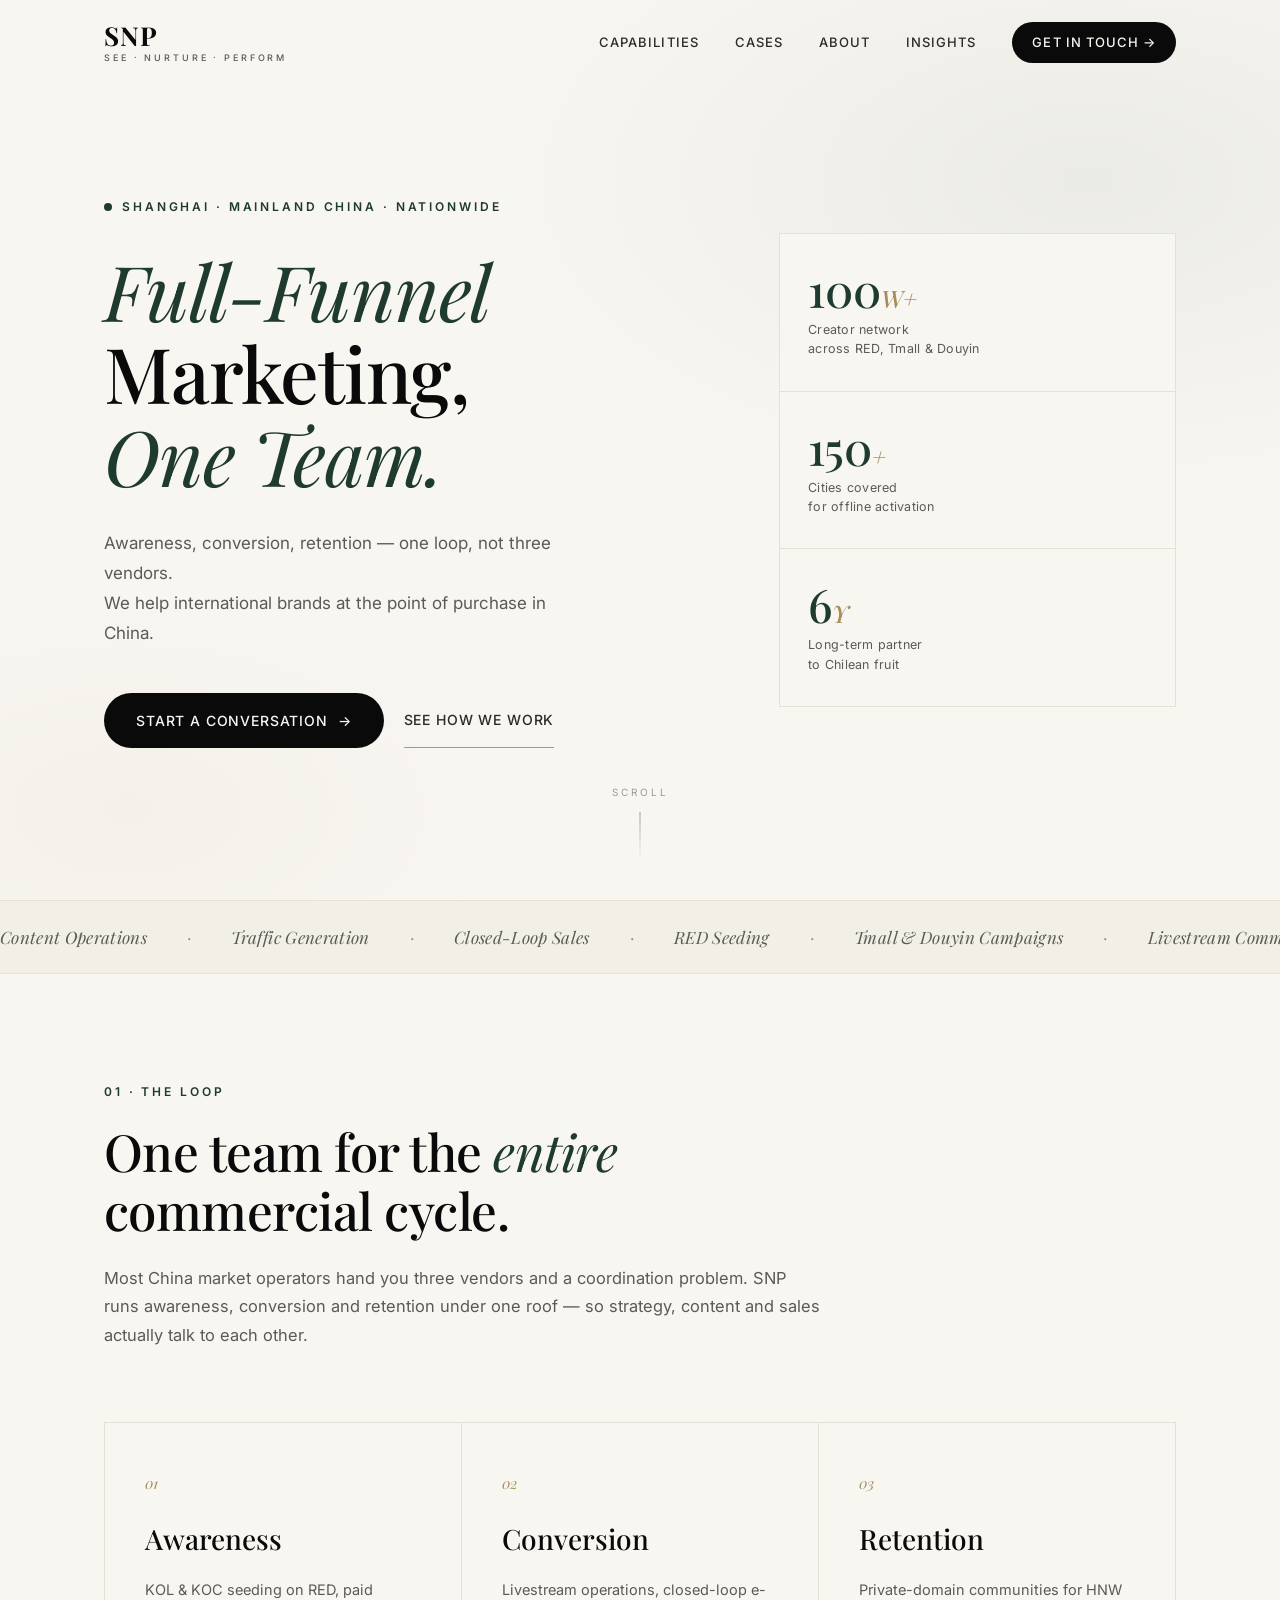
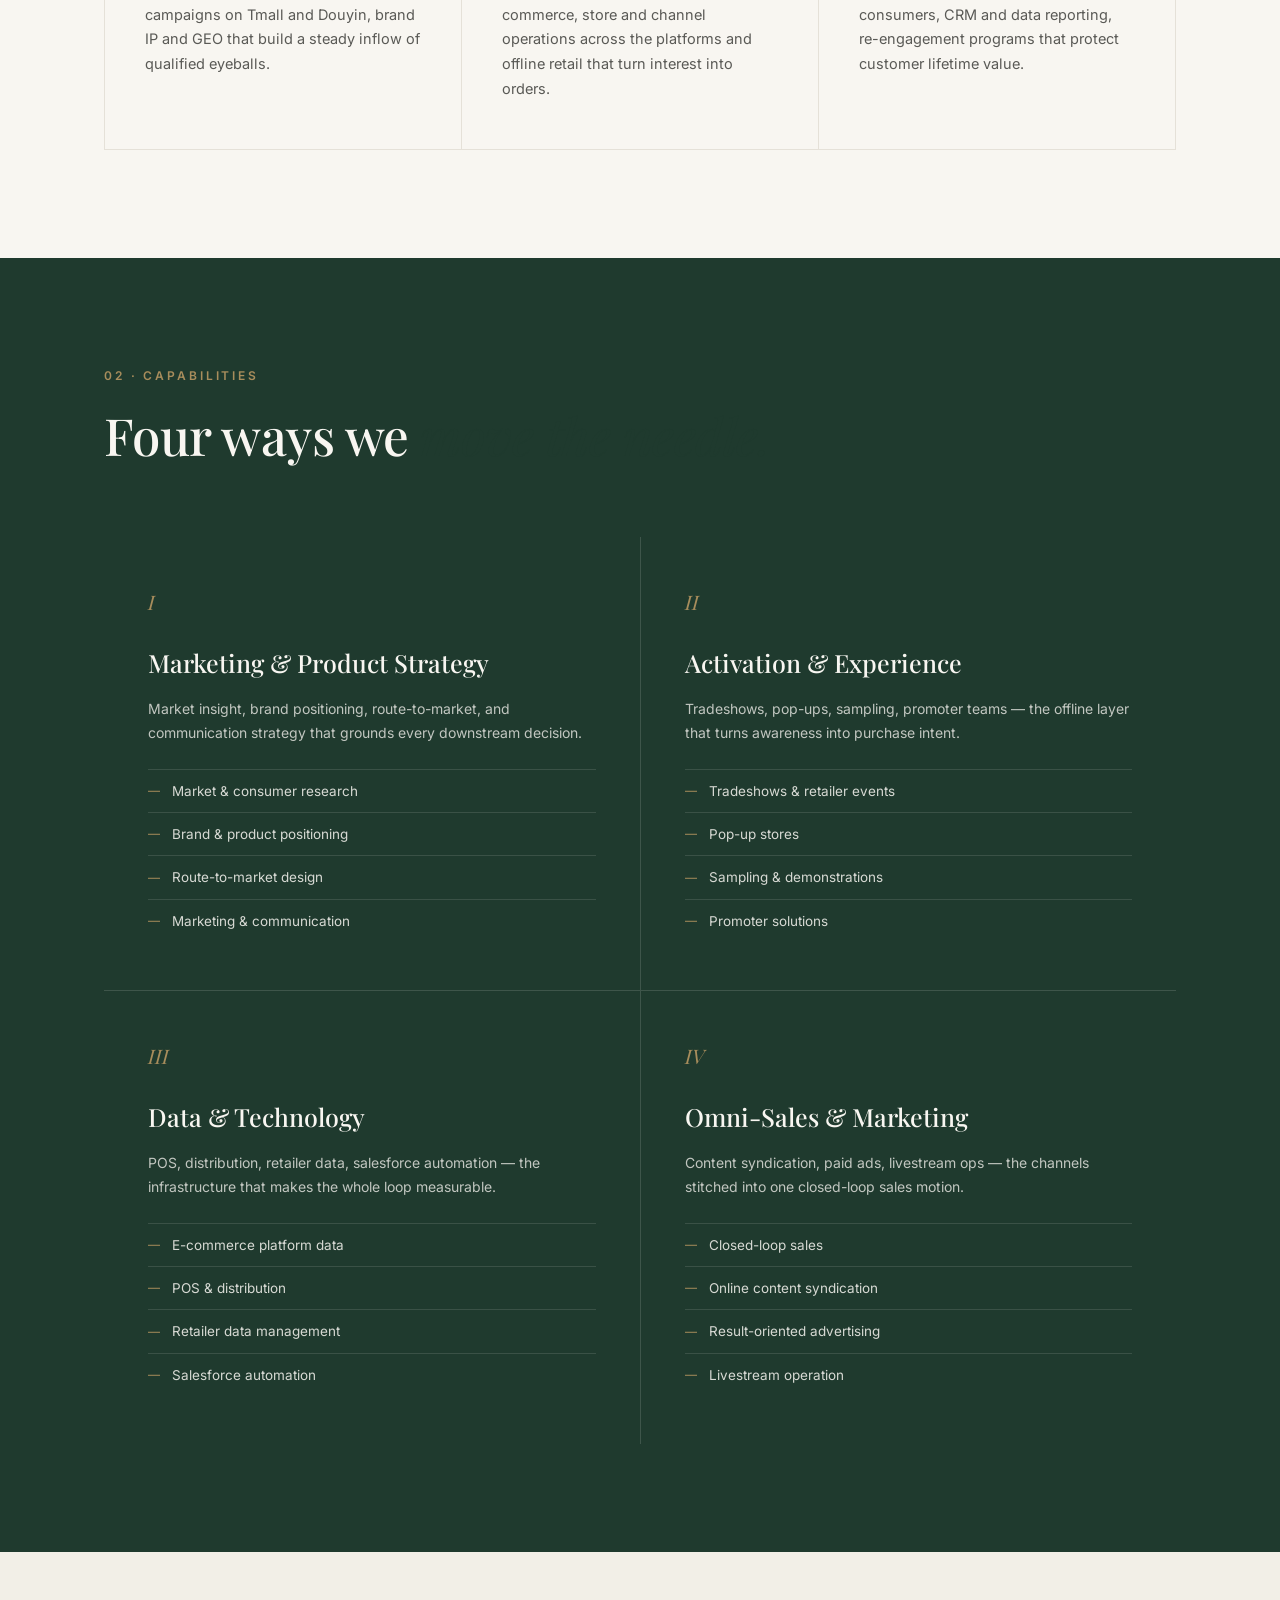
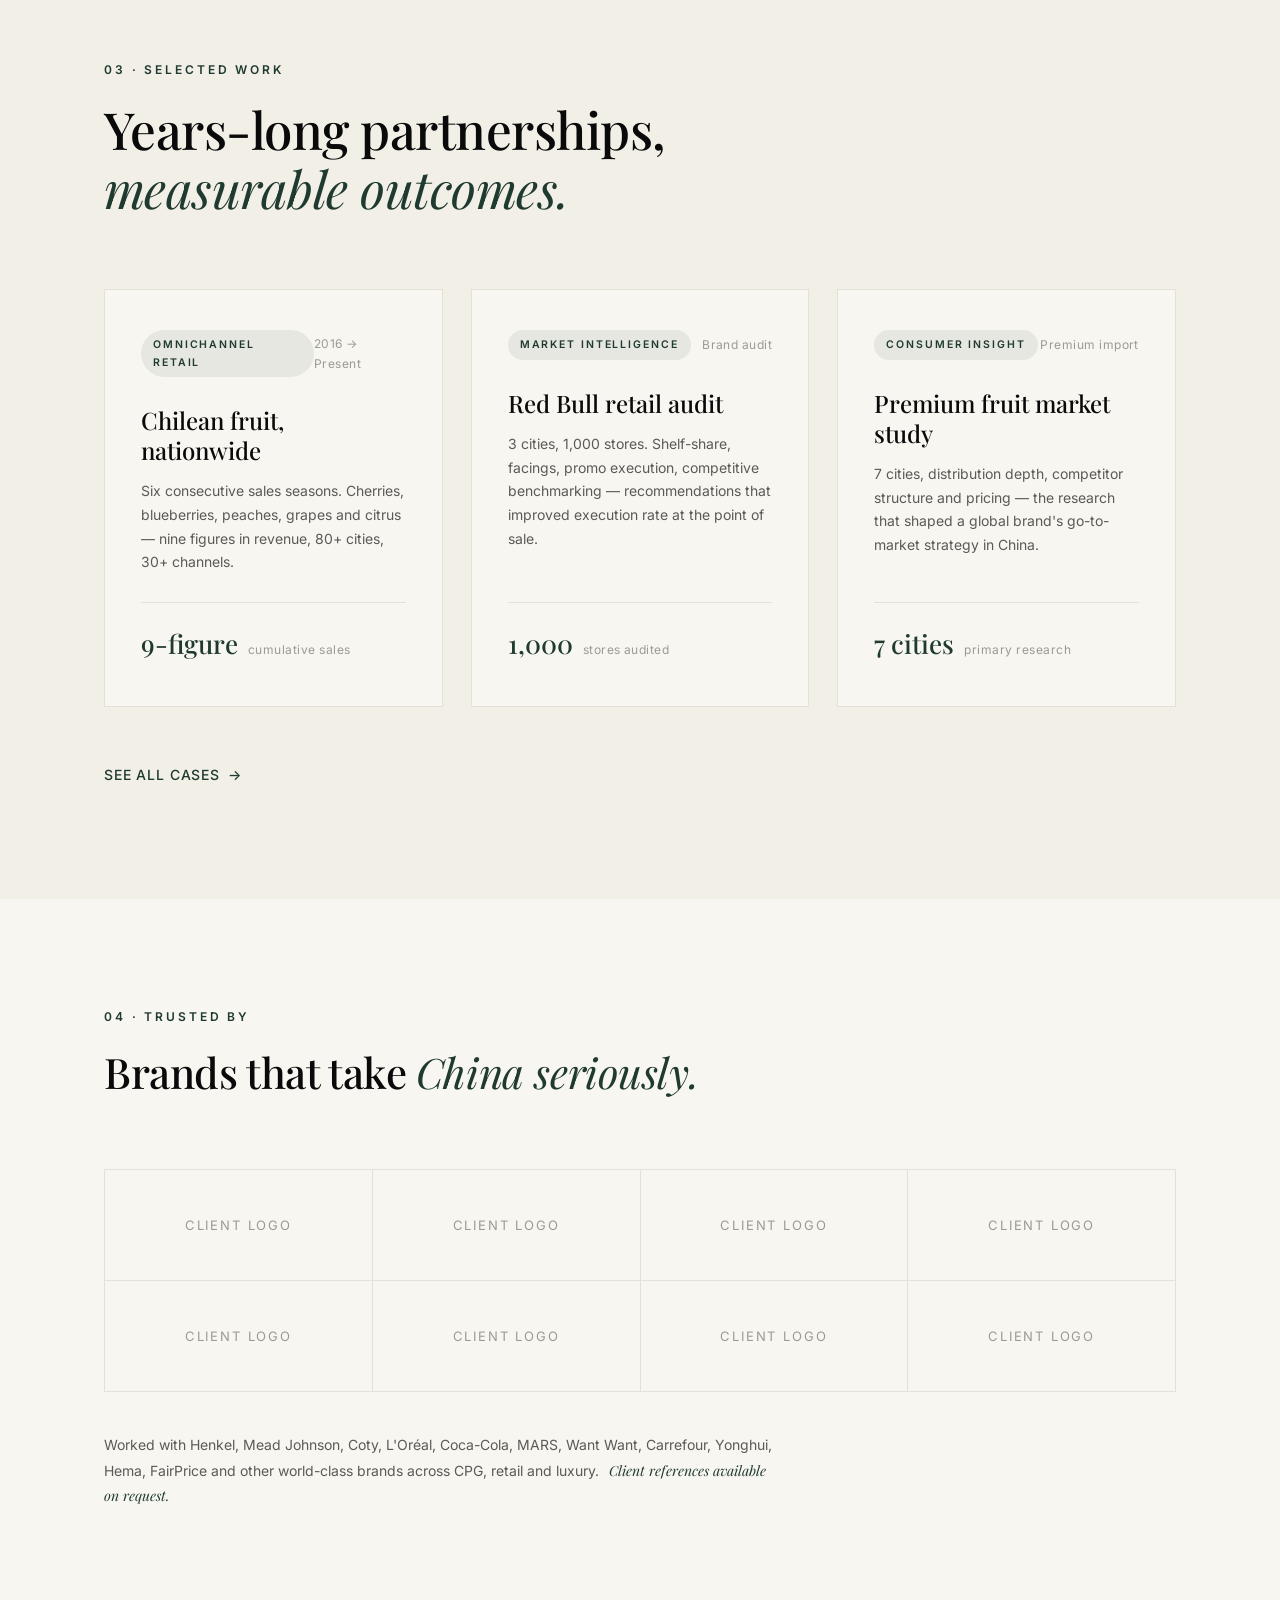
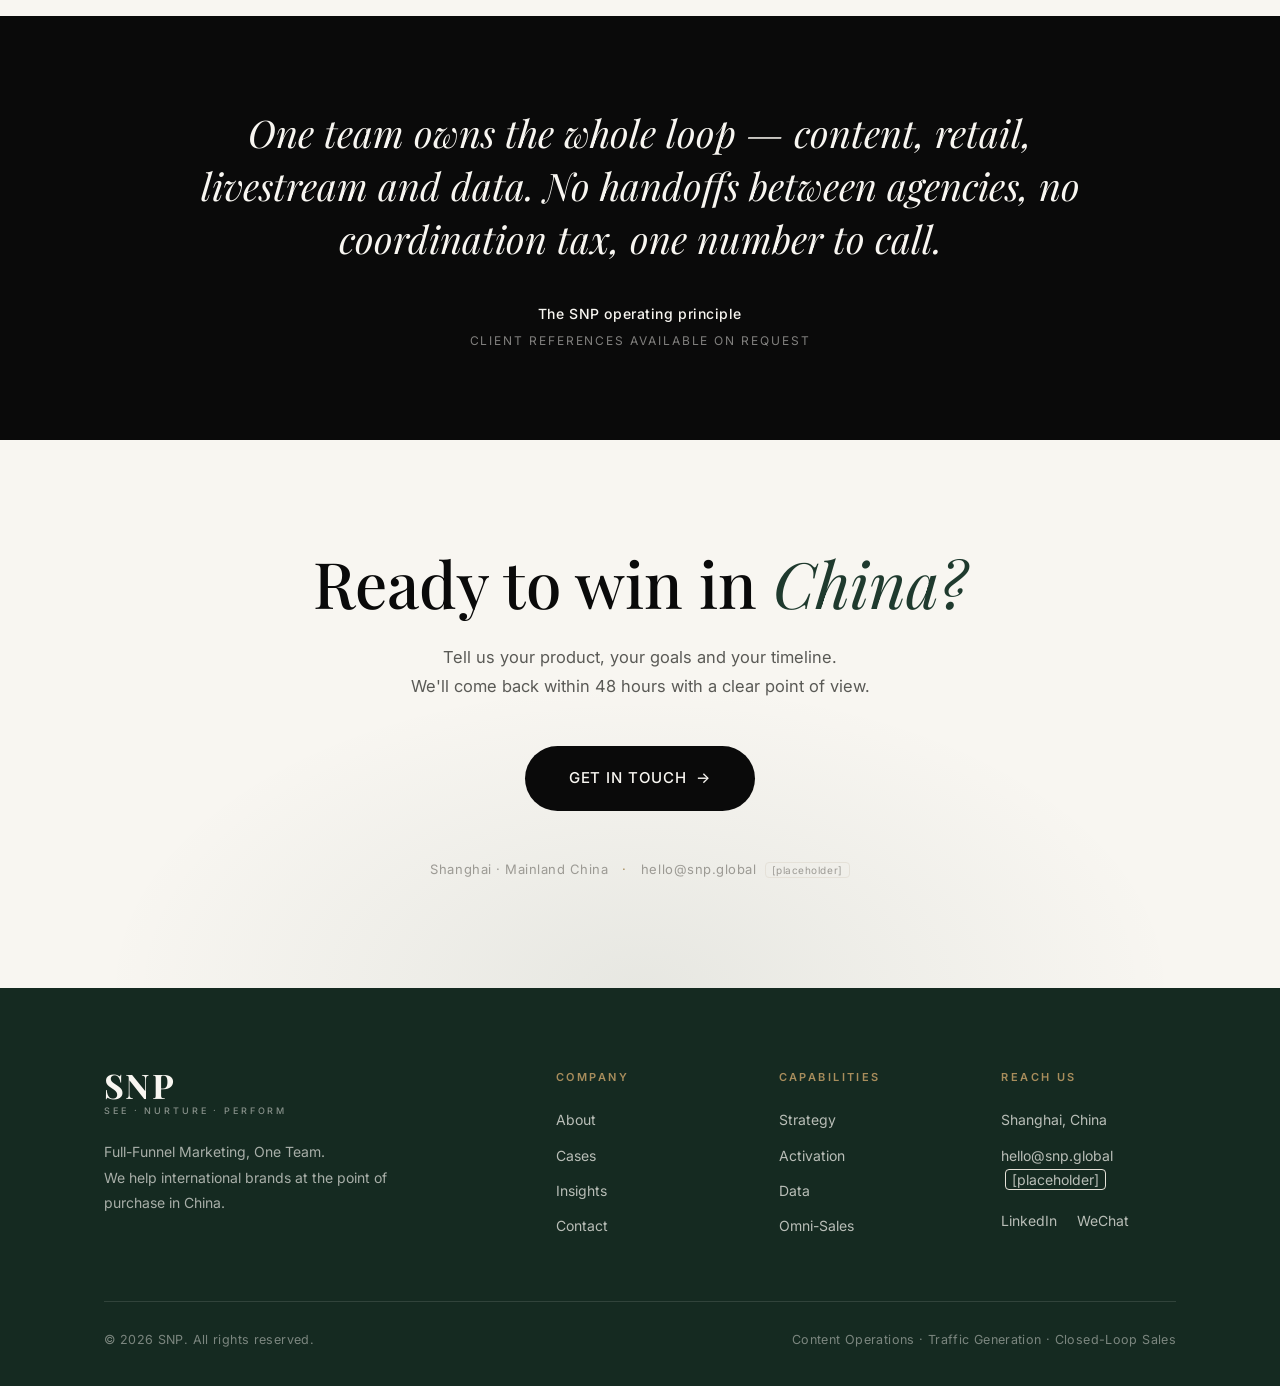
<file: index.html>
<!DOCTYPE html>
<html lang="en">
<head>
  <meta charset="UTF-8">
  <meta name="viewport" content="width=device-width, initial-scale=1.0">
  <title>SNP — Full-Funnel Marketing, One Team | We help international brands win in China</title>
  <meta name="description" content="SNP is a Shanghai-based commerce operator serving premium import brands across China. One team runs the full commercial loop — content, traffic, and closed-loop sales — so international brands win at every point of purchase.">
  <meta name="keywords" content="China market entry, brand China, Tmall, Douyin, RED, Xiaohongshu, livestream commerce, China e-commerce, premium import brands, China retail">
  <meta name="author" content="SNP">
  <meta property="og:title" content="SNP — Full-Funnel Marketing, One Team">
  <meta property="og:description" content="Content Operations · Traffic Generation · Closed-Loop Sales. We help international brands at the point of purchase in China.">
  <meta property="og:type" content="website">
  <meta property="og:locale" content="en_US">
  <link rel="icon" href="./assets/favicon.svg" type="image/svg+xml">
  <link rel="preconnect" href="https://fonts.googleapis.com">
  <link rel="preconnect" href="https://fonts.gstatic.com" crossorigin>
  <link href="https://fonts.googleapis.com/css2?family=Playfair+Display:ital,wght@0,400;0,500;0,600;0,700;1,400&family=Inter:wght@300;400;500;600;700&family=Noto+Sans+SC:wght@300;400;500;600&display=swap" rel="stylesheet">
  <link rel="stylesheet" href="./assets/css/styles.css">
</head>
<body>
  <!-- Header -->
  <header class="header" id="header">
    <div class="header-inner">
      <a href="./index.html" class="logo">
        <span class="logo-mark">SNP</span>
        <span class="logo-tagline">See · Nurture · Perform</span>
      </a>
      <nav class="nav">
        <a href="./services.html" class="nav-link">Capabilities</a>
        <a href="./cases.html" class="nav-link">Cases</a>
        <a href="./about.html" class="nav-link">About</a>
        <a href="./insights.html" class="nav-link">Insights</a>
        <a href="./contact.html" class="nav-link nav-cta">Get in touch <span class="arrow">→</span></a>
      </nav>
      <button class="nav-toggle" aria-label="Toggle menu" id="navToggle">
        <span></span><span></span>
      </button>
    </div>
  </header>

  <!-- Hero -->
  <section class="hero">
    <div class="hero-grid">
      <div class="hero-left">
        <div class="hero-eyebrow">
          <span class="eyebrow-dot"></span>
          Shanghai · Mainland China · Nationwide
        </div>
        <h1 class="hero-title">
          <span class="serif-italic">Full-Funnel</span> Marketing,<br>
          <span class="serif-italic">One Team.</span>
        </h1>
        <p class="hero-subtitle">
          Awareness, conversion, retention — one loop, not three vendors.<br>
          We help international brands at the point of purchase in China.
        </p>
        <div class="hero-cta">
          <a href="./contact.html" class="btn-primary">
            Start a conversation <span class="arrow">→</span>
          </a>
          <a href="./services.html" class="btn-secondary">See how we work</a>
        </div>
      </div>
      <div class="hero-right">
        <div class="hero-stats">
          <div class="stat-card">
            <div class="stat-number">100<span>W+</span></div>
            <div class="stat-label">Creator network<br>across RED, Tmall &amp; Douyin</div>
          </div>
          <div class="stat-card">
            <div class="stat-number">150<span>+</span></div>
            <div class="stat-label">Cities covered<br>for offline activation</div>
          </div>
          <div class="stat-card">
            <div class="stat-number">6<span>Y</span></div>
            <div class="stat-label">Long-term partner<br>to Chilean fruit</div>
          </div>
        </div>
      </div>
    </div>
    <div class="hero-scroll">
      <span>Scroll</span>
      <span class="scroll-line"></span>
    </div>
  </section>

  <!-- Marquee: capabilities -->
  <section class="marquee">
    <div class="marquee-track">
      <span>Content Operations</span><span class="dot">·</span>
      <span>Traffic Generation</span><span class="dot">·</span>
      <span>Closed-Loop Sales</span><span class="dot">·</span>
      <span>RED Seeding</span><span class="dot">·</span>
      <span>Tmall &amp; Douyin Campaigns</span><span class="dot">·</span>
      <span>Livestream Commerce</span><span class="dot">·</span>
      <span>Private Domain</span><span class="dot">·</span>
      <span>Retail Activation</span><span class="dot">·</span>
      <span>Market Intelligence</span><span class="dot">·</span>
      <span>Content Operations</span><span class="dot">·</span>
      <span>Traffic Generation</span><span class="dot">·</span>
      <span>Closed-Loop Sales</span><span class="dot">·</span>
    </div>
  </section>

  <!-- The Loop -->
  <section class="section section-loop">
    <div class="container">
      <div class="section-header">
        <div class="eyebrow">01 · The Loop</div>
        <h2 class="section-title">
          One team for the <span class="serif-italic">entire</span> commercial cycle.
        </h2>
        <p class="section-lede">
          Most China market operators hand you three vendors and a coordination problem.
          SNP runs awareness, conversion and retention under one roof — so strategy, content
          and sales actually talk to each other.
        </p>
      </div>

      <div class="loop-grid">
        <div class="loop-card">
          <div class="loop-num">01</div>
          <h3 class="loop-title">Awareness</h3>
          <p class="loop-body">
            KOL &amp; KOC seeding on RED, paid campaigns on Tmall and Douyin,
            brand IP and GEO that build a steady inflow of qualified eyeballs.
          </p>
        </div>
        <div class="loop-card">
          <div class="loop-num">02</div>
          <h3 class="loop-title">Conversion</h3>
          <p class="loop-body">
            Livestream operations, closed-loop e-commerce, store and channel
            operations across the platforms and offline retail that turn interest into orders.
          </p>
        </div>
        <div class="loop-card">
          <div class="loop-num">03</div>
          <h3 class="loop-title">Retention</h3>
          <p class="loop-body">
            Private-domain communities for HNW consumers, CRM and data reporting,
            re-engagement programs that protect customer lifetime value.
          </p>
        </div>
      </div>
    </div>
  </section>

  <!-- Capabilities -->
  <section class="section section-capabilities" id="capabilities">
    <div class="container">
      <div class="section-header">
        <div class="eyebrow">02 · Capabilities</div>
        <h2 class="section-title">
          Four ways we <span class="serif-italic">move the needle.</span>
        </h2>
      </div>

      <div class="cap-grid">
        <div class="cap-card cap-large">
          <div class="cap-num">I</div>
          <h3 class="cap-title">Marketing &amp; Product Strategy</h3>
          <p class="cap-body">Market insight, brand positioning, route-to-market, and communication strategy that grounds every downstream decision.</p>
          <ul class="cap-list">
            <li>Market &amp; consumer research</li>
            <li>Brand &amp; product positioning</li>
            <li>Route-to-market design</li>
            <li>Marketing &amp; communication</li>
          </ul>
        </div>
        <div class="cap-card">
          <div class="cap-num">II</div>
          <h3 class="cap-title">Activation &amp; Experience</h3>
          <p class="cap-body">Tradeshows, pop-ups, sampling, promoter teams — the offline layer that turns awareness into purchase intent.</p>
          <ul class="cap-list">
            <li>Tradeshows &amp; retailer events</li>
            <li>Pop-up stores</li>
            <li>Sampling &amp; demonstrations</li>
            <li>Promoter solutions</li>
          </ul>
        </div>
        <div class="cap-card">
          <div class="cap-num">III</div>
          <h3 class="cap-title">Data &amp; Technology</h3>
          <p class="cap-body">POS, distribution, retailer data, salesforce automation — the infrastructure that makes the whole loop measurable.</p>
          <ul class="cap-list">
            <li>E-commerce platform data</li>
            <li>POS &amp; distribution</li>
            <li>Retailer data management</li>
            <li>Salesforce automation</li>
          </ul>
        </div>
        <div class="cap-card">
          <div class="cap-num">IV</div>
          <h3 class="cap-title">Omni-Sales &amp; Marketing</h3>
          <p class="cap-body">Content syndication, paid ads, livestream ops — the channels stitched into one closed-loop sales motion.</p>
          <ul class="cap-list">
            <li>Closed-loop sales</li>
            <li>Online content syndication</li>
            <li>Result-oriented advertising</li>
            <li>Livestream operation</li>
          </ul>
        </div>
      </div>
    </div>
  </section>

  <!-- Selected Cases -->
  <section class="section section-cases">
    <div class="container">
      <div class="section-header">
        <div class="eyebrow">03 · Selected Work</div>
        <h2 class="section-title">
          Years-long partnerships,<br>
          <span class="serif-italic">measurable outcomes.</span>
        </h2>
      </div>

      <div class="case-grid">
        <a href="./cases.html#chilean-fruit" class="case-card">
          <div class="case-meta">
            <span class="case-tag">Omnichannel Retail</span>
            <span class="case-year">2016 → Present</span>
          </div>
          <h3 class="case-title">Chilean fruit, nationwide</h3>
          <p class="case-body">
            Six consecutive sales seasons. Cherries, blueberries, peaches, grapes and citrus —
            nine figures in revenue, 80+ cities, 30+ channels.
          </p>
          <div class="case-stat">
            <span class="case-stat-num">9-figure</span>
            <span class="case-stat-label">cumulative sales</span>
          </div>
          <span class="case-arrow">→</span>
        </a>
        <a href="./cases.html#red-bull-audit" class="case-card">
          <div class="case-meta">
            <span class="case-tag">Market Intelligence</span>
            <span class="case-year">Brand audit</span>
          </div>
          <h3 class="case-title">Red Bull retail audit</h3>
          <p class="case-body">
            3 cities, 1,000 stores. Shelf-share, facings, promo execution, competitive benchmarking —
            recommendations that improved execution rate at the point of sale.
          </p>
          <div class="case-stat">
            <span class="case-stat-num">1,000</span>
            <span class="case-stat-label">stores audited</span>
          </div>
          <span class="case-arrow">→</span>
        </a>
        <a href="./cases.html#market-research" class="case-card">
          <div class="case-meta">
            <span class="case-tag">Consumer Insight</span>
            <span class="case-year">Premium import</span>
          </div>
          <h3 class="case-title">Premium fruit market study</h3>
          <p class="case-body">
            7 cities, distribution depth, competitor structure and pricing — the research that shaped
            a global brand's go-to-market strategy in China.
          </p>
          <div class="case-stat">
            <span class="case-stat-num">7 cities</span>
            <span class="case-stat-label">primary research</span>
          </div>
          <span class="case-arrow">→</span>
        </a>
      </div>

      <div class="section-footer">
        <a href="./cases.html" class="link-arrow">See all cases <span class="arrow">→</span></a>
      </div>
    </div>
  </section>

  <!-- Trust -->
  <section class="section section-trust">
    <div class="container">
      <div class="section-header">
        <div class="eyebrow">04 · Trusted by</div>
        <h2 class="section-title-small">
          Brands that take <span class="serif-italic">China seriously.</span>
        </h2>
      </div>
      <div class="logo-wall">
        <!-- Client logos placeholder — to be replaced with real client names once available -->
        <div class="logo-placeholder">Client Logo</div>
        <div class="logo-placeholder">Client Logo</div>
        <div class="logo-placeholder">Client Logo</div>
        <div class="logo-placeholder">Client Logo</div>
        <div class="logo-placeholder">Client Logo</div>
        <div class="logo-placeholder">Client Logo</div>
        <div class="logo-placeholder">Client Logo</div>
        <div class="logo-placeholder">Client Logo</div>
      </div>
      <p class="trust-note">
        Worked with Henkel, Mead Johnson, Coty, L'Oréal, Coca-Cola, MARS, Want Want, Carrefour,
        Yonghui, Hema, FairPrice and other world-class brands across CPG, retail and luxury.
        <span class="trust-note-italic">Client references available on request.</span>
      </p>
    </div>
  </section>

  <!-- Operating principle -->
  <section class="section section-quote">
    <div class="container">
      <blockquote class="quote">
        <p>
          One team owns the whole loop — content, retail, livestream and data.
          No handoffs between agencies, no coordination tax, one number to call.
        </p>
        <footer class="quote-attribution">
          <span class="quote-author">The SNP operating principle</span>
          <span class="quote-role">Client references available on request</span>
        </footer>
      </blockquote>
    </div>
  </section>

  <!-- CTA -->
  <section class="section section-cta">
    <div class="container">
      <h2 class="cta-title">
        Ready to win in <span class="serif-italic">China?</span>
      </h2>
      <p class="cta-lede">
        Tell us your product, your goals and your timeline.<br>
        We'll come back within 48 hours with a clear point of view.
      </p>
      <a href="./contact.html" class="btn-primary btn-large">
        Get in touch <span class="arrow">→</span>
      </a>
      <div class="cta-meta">
        <span>Shanghai · Mainland China</span>
        <span class="dot-sep">·</span>
        <span>hello@snp.global <span class="placeholder-tag">[placeholder]</span></span>
      </div>
    </div>
  </section>

  <!-- Footer -->
  <footer class="footer">
    <div class="container">
      <div class="footer-top">
        <div class="footer-brand">
          <div class="logo logo-footer">
            <span class="logo-mark">SNP</span>
            <span class="logo-tagline">See · Nurture · Perform</span>
          </div>
          <p class="footer-tagline">
            Full-Funnel Marketing, One Team.<br>
            We help international brands at the point of purchase in China.
          </p>
        </div>
        <div class="footer-cols">
          <div class="footer-col">
            <h4>Company</h4>
            <a href="./about.html">About</a>
            <a href="./cases.html">Cases</a>
            <a href="./insights.html">Insights</a>
            <a href="./contact.html">Contact</a>
          </div>
          <div class="footer-col">
            <h4>Capabilities</h4>
            <a href="./services.html">Strategy</a>
            <a href="./services.html">Activation</a>
            <a href="./services.html">Data</a>
            <a href="./services.html">Omni-Sales</a>
          </div>
          <div class="footer-col">
            <h4>Reach us</h4>
            <span>Shanghai, China</span>
            <span>hello@snp.global <span class="placeholder-tag">[placeholder]</span></span>
            <span class="footer-social">
              <a href="#" aria-label="LinkedIn">LinkedIn</a>
              <a href="#" aria-label="WeChat">WeChat</a>
            </span>
          </div>
        </div>
      </div>
      <div class="footer-bottom">
        <span>© 2026 SNP. All rights reserved.</span>
        <span class="footer-tag">Content Operations · Traffic Generation · Closed-Loop Sales</span>
      </div>
    </div>
  </footer>

  <script src="./assets/js/main.js"></script>
</body>
</html>
</file>
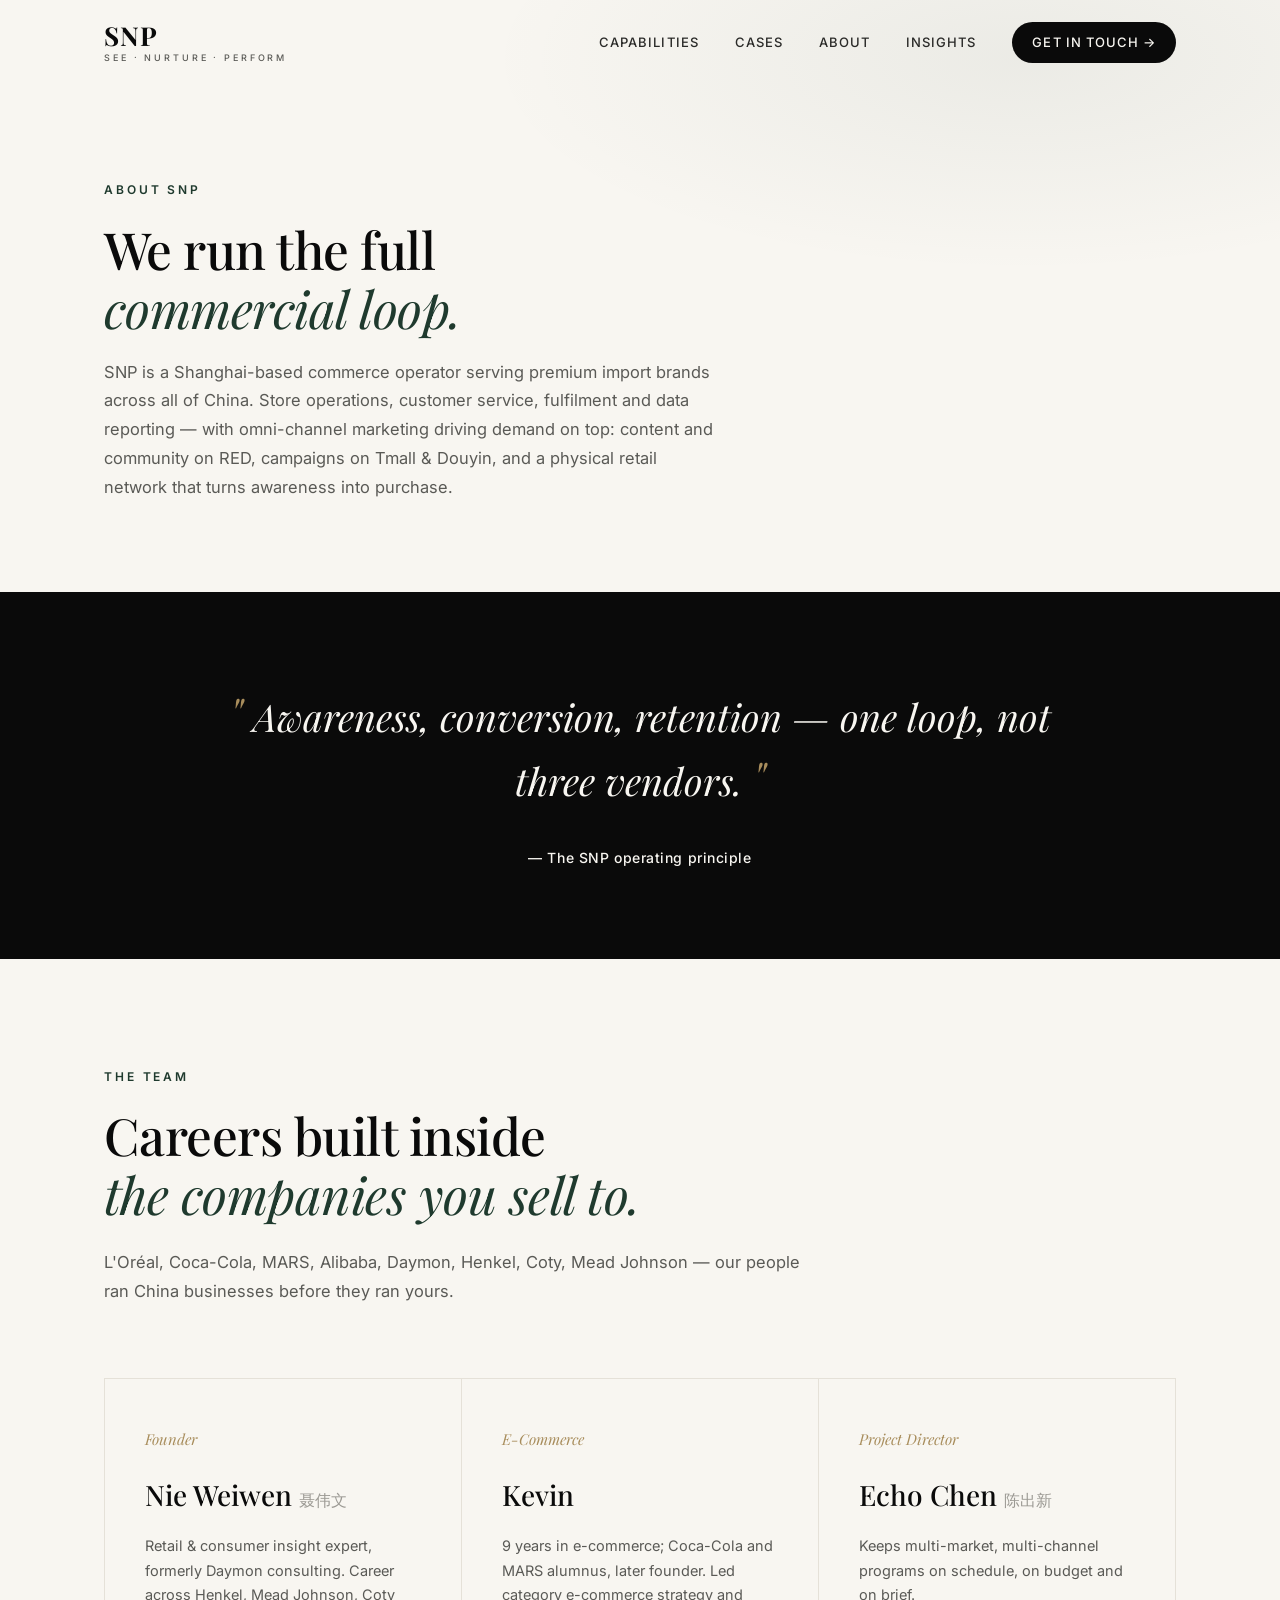
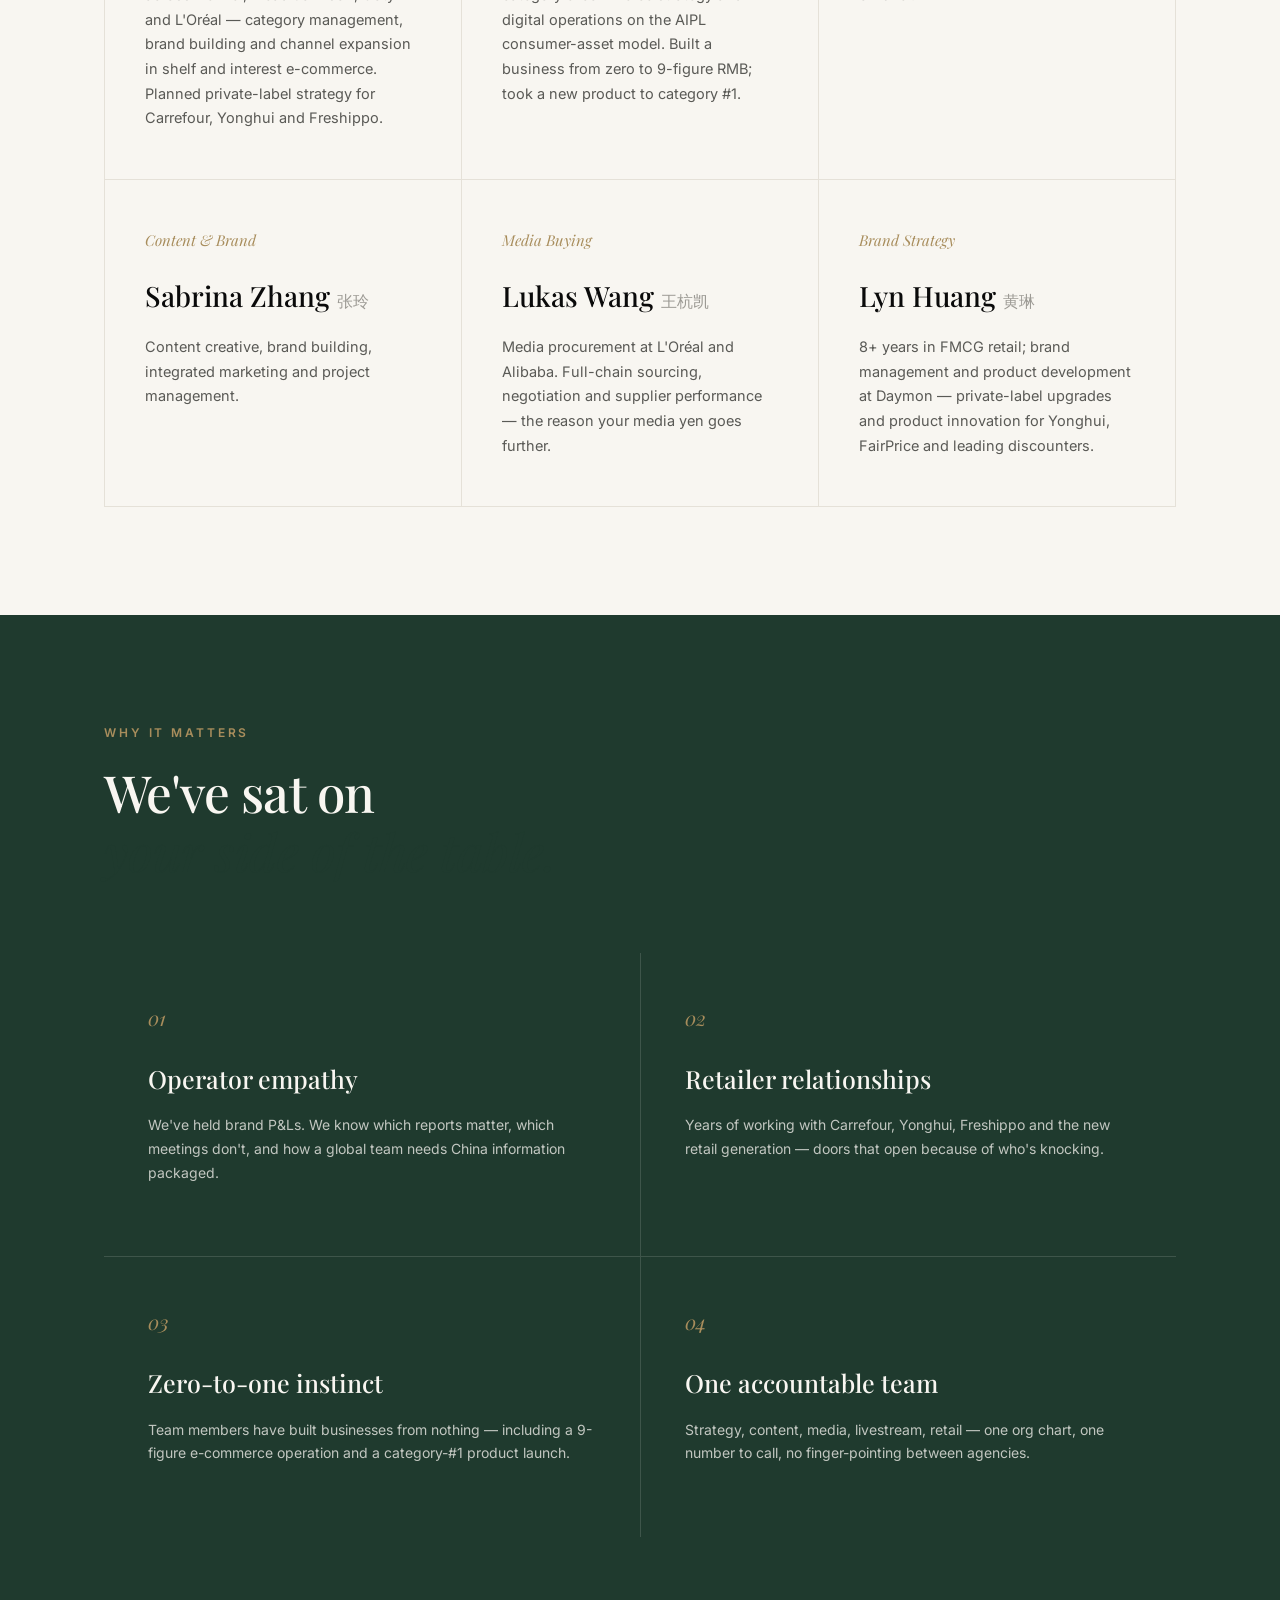
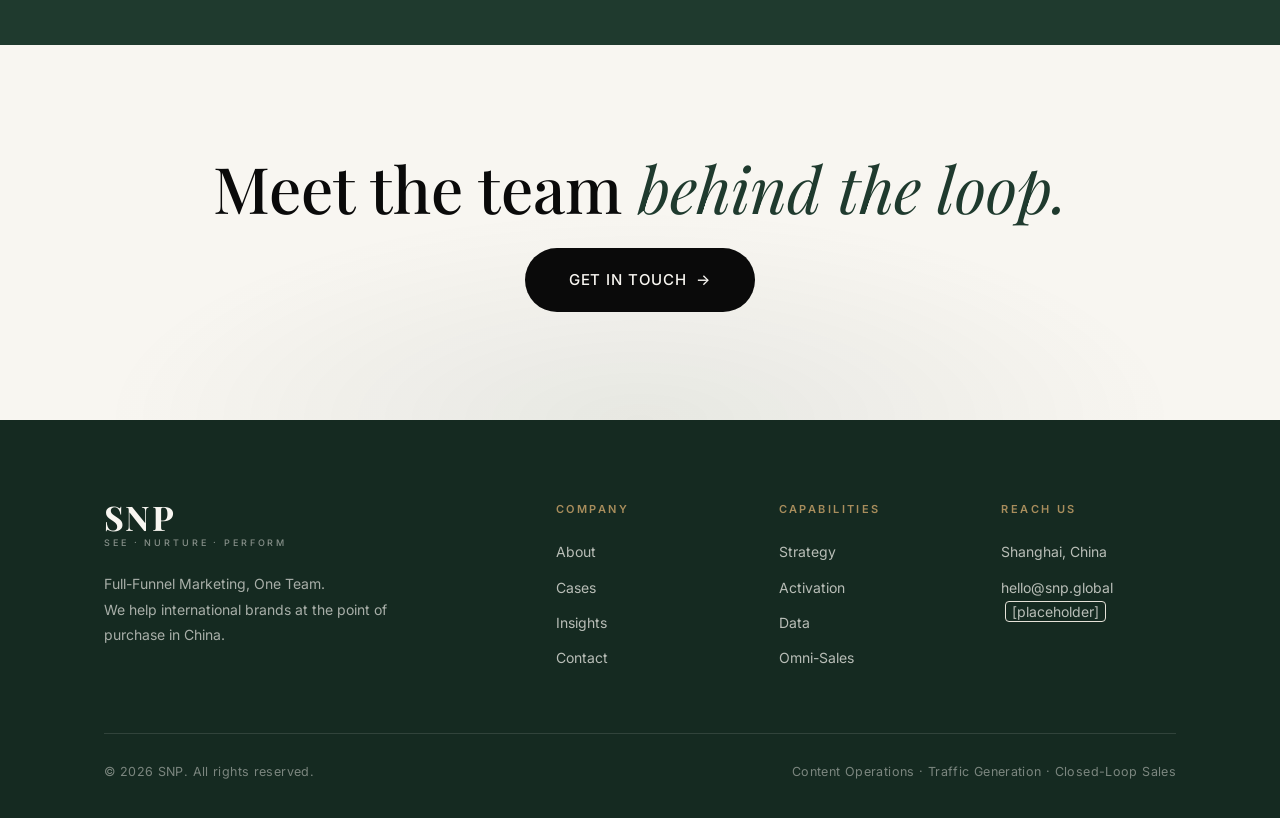
<file: about.html>
<!DOCTYPE html>
<html lang="en">
<head>
  <meta charset="UTF-8">
  <meta name="viewport" content="width=device-width, initial-scale=1.0">
  <title>About — SNP | Operators from L'Oréal, Coca-Cola, Alibaba, Daymon</title>
  <meta name="description" content="SNP is a Shanghai-based commerce operator serving premium import brands across China. Our team built careers at L'Oréal, Coca-Cola, MARS, Alibaba, Daymon and Henkel before building yours.">
  <link rel="icon" href="./assets/favicon.svg" type="image/svg+xml">
  <link rel="preconnect" href="https://fonts.googleapis.com">
  <link rel="preconnect" href="https://fonts.gstatic.com" crossorigin>
  <link href="https://fonts.googleapis.com/css2?family=Playfair+Display:ital,wght@0,400;0,500;0,600;0,700;1,400&family=Inter:wght@300;400;500;600;700&family=Noto+Sans+SC:wght@300;400;500;600&display=swap" rel="stylesheet">
  <link rel="stylesheet" href="./assets/css/styles.css">
</head>
<body>
  <header class="header" id="header">
    <div class="header-inner">
      <a href="./index.html" class="logo">
        <span class="logo-mark">SNP</span>
        <span class="logo-tagline">See · Nurture · Perform</span>
      </a>
      <nav class="nav">
        <a href="./services.html" class="nav-link">Capabilities</a>
        <a href="./cases.html" class="nav-link">Cases</a>
        <a href="./about.html" class="nav-link">About</a>
        <a href="./insights.html" class="nav-link">Insights</a>
        <a href="./contact.html" class="nav-link nav-cta">Get in touch <span class="arrow">→</span></a>
      </nav>
      <button class="nav-toggle" aria-label="Toggle menu" id="navToggle"><span></span><span></span></button>
    </div>
  </header>

  <section class="page-hero">
    <div class="container">
      <div class="eyebrow">About SNP</div>
      <h1 class="section-title">We run the full<br><span class="serif-italic">commercial loop.</span></h1>
      <p class="section-lede">
        SNP is a Shanghai-based commerce operator serving premium import brands across all of China.
        Store operations, customer service, fulfilment and data reporting — with omni-channel marketing
        driving demand on top: content and community on RED, campaigns on Tmall &amp; Douyin,
        and a physical retail network that turns awareness into purchase.
      </p>
    </div>
  </section>

  <!-- Manifesto -->
  <section class="section section-quote">
    <div class="container">
      <blockquote class="quote">
        <p>
          <span class="quote-mark">"</span>
          Awareness, conversion, retention — one loop, not three vendors.
          <span class="quote-mark">"</span>
        </p>
        <footer class="quote-attribution">
          <span class="quote-author">— The SNP operating principle</span>
        </footer>
      </blockquote>
    </div>
  </section>

  <!-- Team -->
  <section class="section">
    <div class="container">
      <div class="section-header">
        <div class="eyebrow">The Team</div>
        <h2 class="section-title">Careers built inside<br><span class="serif-italic">the companies you sell to.</span></h2>
        <p class="section-lede">
          L'Oréal, Coca-Cola, MARS, Alibaba, Daymon, Henkel, Coty, Mead Johnson —
          our people ran China businesses before they ran yours.
        </p>
      </div>

      <div class="loop-grid">
        <div class="loop-card">
          <div class="loop-num">Founder</div>
          <h3 class="loop-title">Nie Weiwen <span style="font-size:16px;color:var(--gray-400);font-weight:400">聂伟文</span></h3>
          <p class="loop-body">
            Retail &amp; consumer insight expert, formerly Daymon consulting.
            Career across Henkel, Mead Johnson, Coty and L'Oréal — category management,
            brand building and channel expansion in shelf and interest e-commerce.
            Planned private-label strategy for Carrefour, Yonghui and Freshippo.
          </p>
        </div>
        <div class="loop-card">
          <div class="loop-num">E-Commerce</div>
          <h3 class="loop-title">Kevin</h3>
          <p class="loop-body">
            9 years in e-commerce; Coca-Cola and MARS alumnus, later founder.
            Led category e-commerce strategy and digital operations on the AIPL consumer-asset model.
            Built a business from zero to 9-figure RMB; took a new product to category #1.
          </p>
        </div>
        <div class="loop-card">
          <div class="loop-num">Project Director</div>
          <h3 class="loop-title">Echo Chen <span style="font-size:16px;color:var(--gray-400);font-weight:400">陈出新</span></h3>
          <p class="loop-body">
            Keeps multi-market, multi-channel programs on schedule, on budget and on brief.
          </p>
        </div>
        <div class="loop-card">
          <div class="loop-num">Content &amp; Brand</div>
          <h3 class="loop-title">Sabrina Zhang <span style="font-size:16px;color:var(--gray-400);font-weight:400">张玲</span></h3>
          <p class="loop-body">
            Content creative, brand building, integrated marketing and project management.
          </p>
        </div>
        <div class="loop-card">
          <div class="loop-num">Media Buying</div>
          <h3 class="loop-title">Lukas Wang <span style="font-size:16px;color:var(--gray-400);font-weight:400">王杭凯</span></h3>
          <p class="loop-body">
            Media procurement at L'Oréal and Alibaba. Full-chain sourcing, negotiation
            and supplier performance — the reason your media yen goes further.
          </p>
        </div>
        <div class="loop-card">
          <div class="loop-num">Brand Strategy</div>
          <h3 class="loop-title">Lyn Huang <span style="font-size:16px;color:var(--gray-400);font-weight:400">黄琳</span></h3>
          <p class="loop-body">
            8+ years in FMCG retail; brand management and product development at Daymon —
            private-label upgrades and product innovation for Yonghui, FairPrice and leading discounters.
          </p>
        </div>
      </div>
    </div>
  </section>

  <!-- Why it matters -->
  <section class="section section-capabilities">
    <div class="container">
      <div class="section-header">
        <div class="eyebrow">Why it matters</div>
        <h2 class="section-title">We've sat on<br><span class="serif-italic">your side of the table.</span></h2>
      </div>
      <div class="cap-grid">
        <div class="cap-card">
          <div class="cap-num">01</div>
          <h3 class="cap-title">Operator empathy</h3>
          <p class="cap-body">We've held brand P&amp;Ls. We know which reports matter, which meetings don't, and how a global team needs China information packaged.</p>
        </div>
        <div class="cap-card">
          <div class="cap-num">02</div>
          <h3 class="cap-title">Retailer relationships</h3>
          <p class="cap-body">Years of working with Carrefour, Yonghui, Freshippo and the new retail generation — doors that open because of who's knocking.</p>
        </div>
        <div class="cap-card">
          <div class="cap-num">03</div>
          <h3 class="cap-title">Zero-to-one instinct</h3>
          <p class="cap-body">Team members have built businesses from nothing — including a 9-figure e-commerce operation and a category-#1 product launch.</p>
        </div>
        <div class="cap-card">
          <div class="cap-num">04</div>
          <h3 class="cap-title">One accountable team</h3>
          <p class="cap-body">Strategy, content, media, livestream, retail — one org chart, one number to call, no finger-pointing between agencies.</p>
        </div>
      </div>
    </div>
  </section>

  <!-- CTA -->
  <section class="section section-cta">
    <div class="container">
      <h2 class="cta-title">Meet the team <span class="serif-italic">behind the loop.</span></h2>
      <a href="./contact.html" class="btn-primary btn-large">Get in touch <span class="arrow">→</span></a>
    </div>
  </section>

  <footer class="footer">
    <div class="container">
      <div class="footer-top">
        <div class="footer-brand">
          <div class="logo logo-footer">
            <span class="logo-mark">SNP</span>
            <span class="logo-tagline">See · Nurture · Perform</span>
          </div>
          <p class="footer-tagline">Full-Funnel Marketing, One Team.<br>We help international brands at the point of purchase in China.</p>
        </div>
        <div class="footer-cols">
          <div class="footer-col">
            <h4>Company</h4>
            <a href="./about.html">About</a>
            <a href="./cases.html">Cases</a>
            <a href="./insights.html">Insights</a>
            <a href="./contact.html">Contact</a>
          </div>
          <div class="footer-col">
            <h4>Capabilities</h4>
            <a href="./services.html#strategy">Strategy</a>
            <a href="./services.html#activation">Activation</a>
            <a href="./services.html#data">Data</a>
            <a href="./services.html#omni-sales">Omni-Sales</a>
          </div>
          <div class="footer-col">
            <h4>Reach us</h4>
            <span>Shanghai, China</span>
            <span>hello@snp.global <span class="placeholder-tag">[placeholder]</span></span>
          </div>
        </div>
      </div>
      <div class="footer-bottom">
        <span>© 2026 SNP. All rights reserved.</span>
        <span class="footer-tag">Content Operations · Traffic Generation · Closed-Loop Sales</span>
      </div>
    </div>
  </footer>

  <script src="./assets/js/main.js"></script>
</body>
</html>
</file>
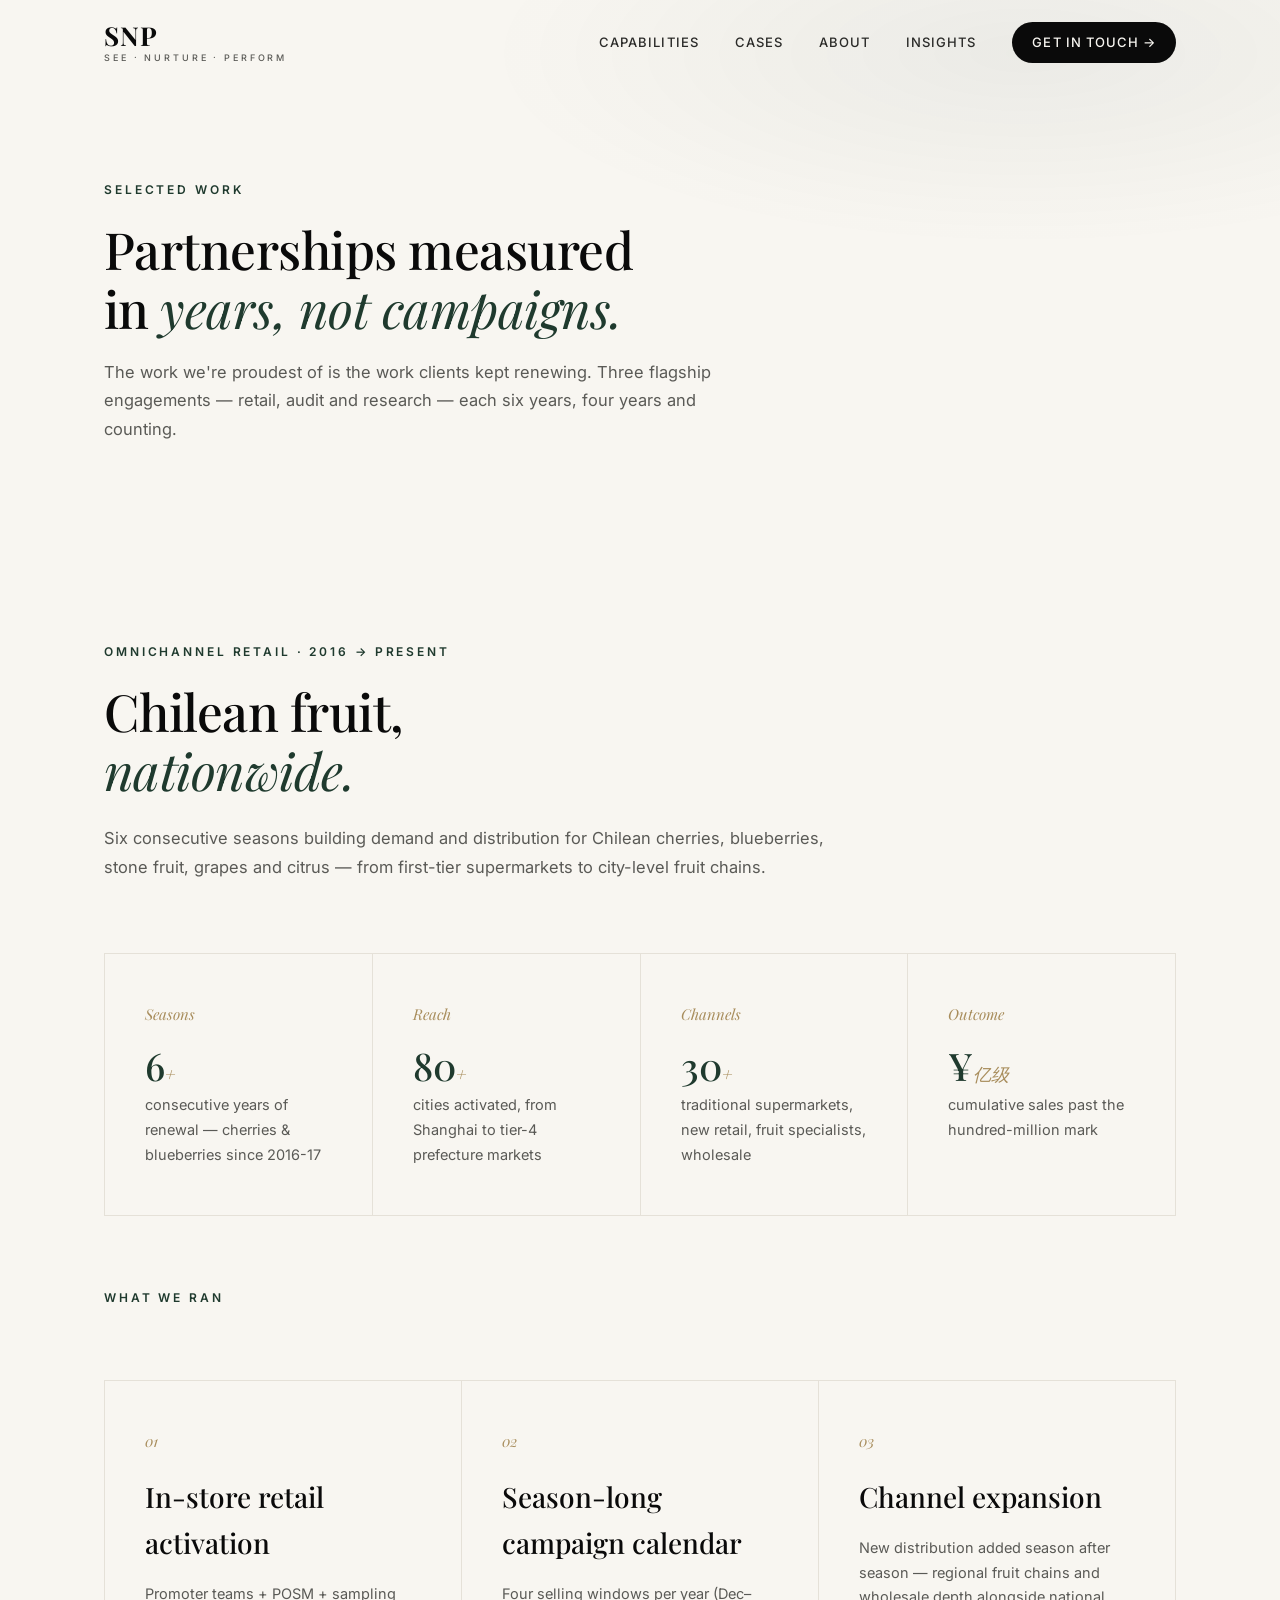
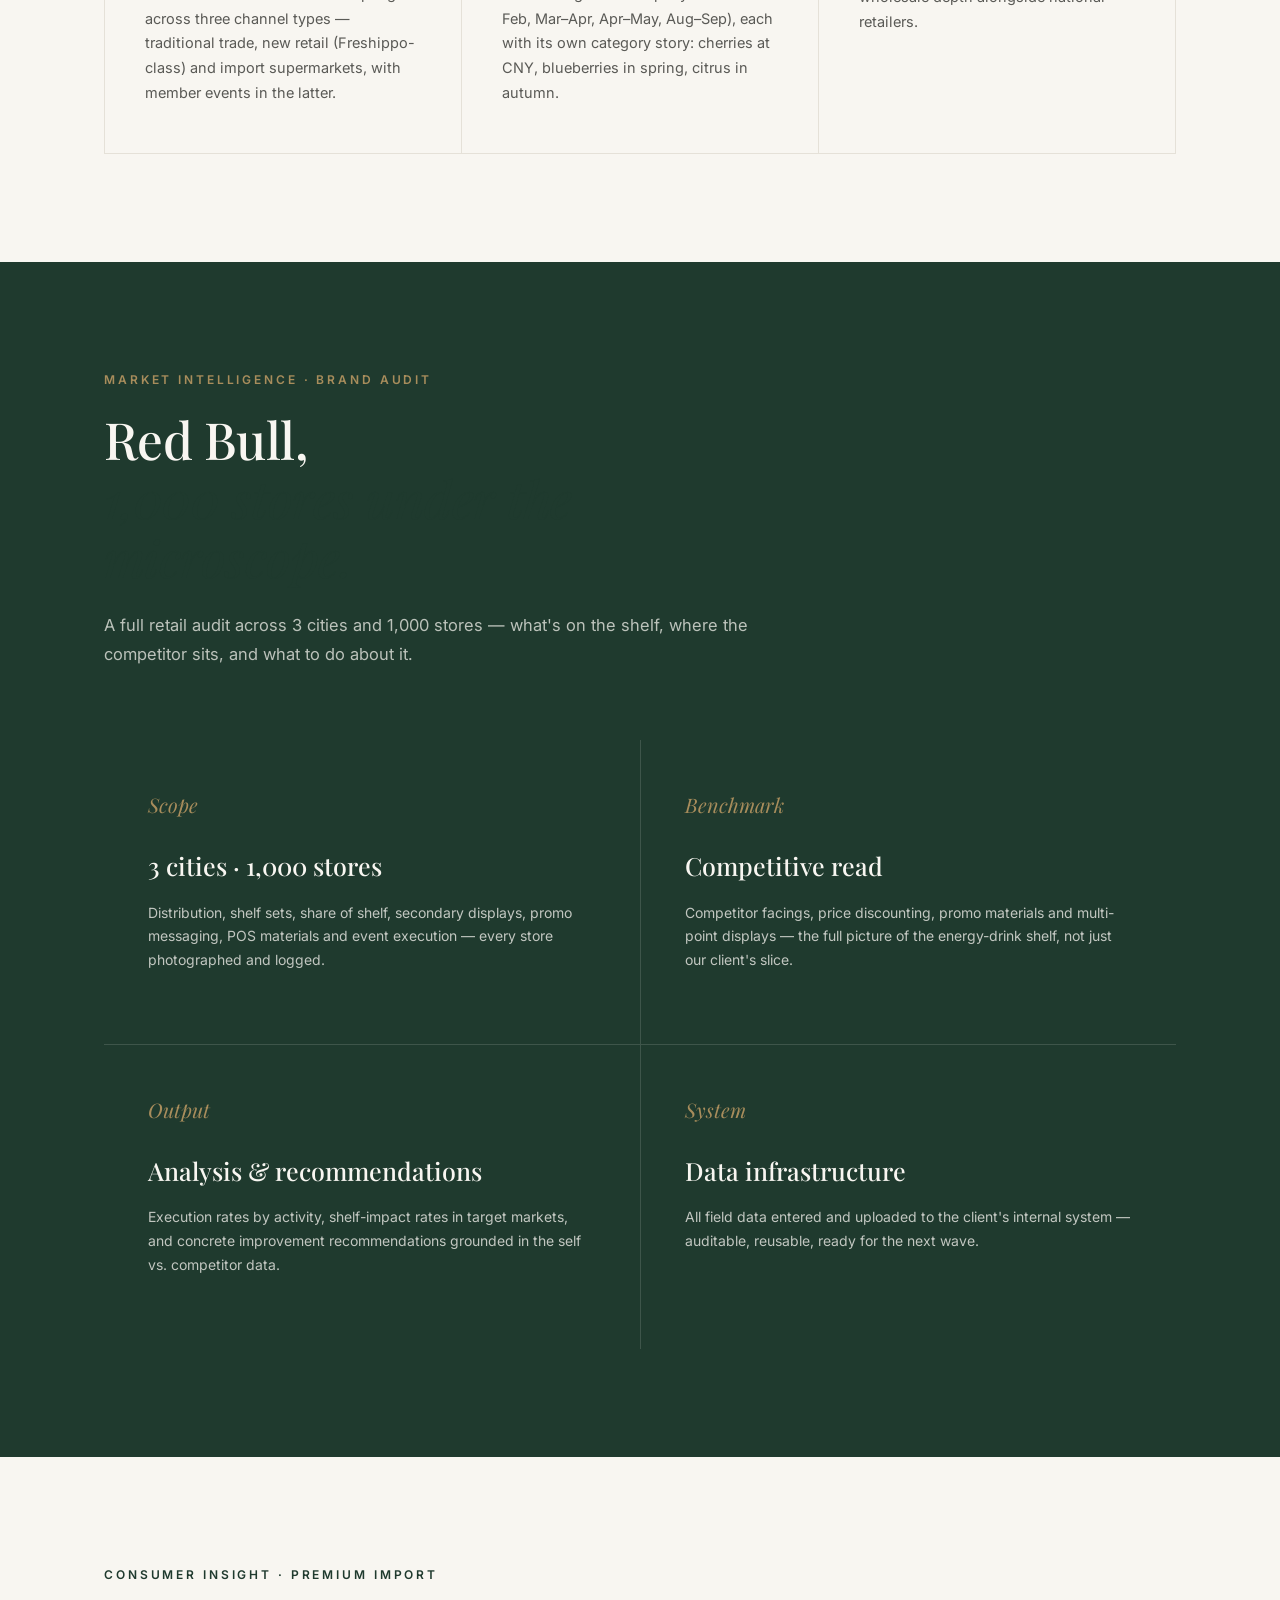
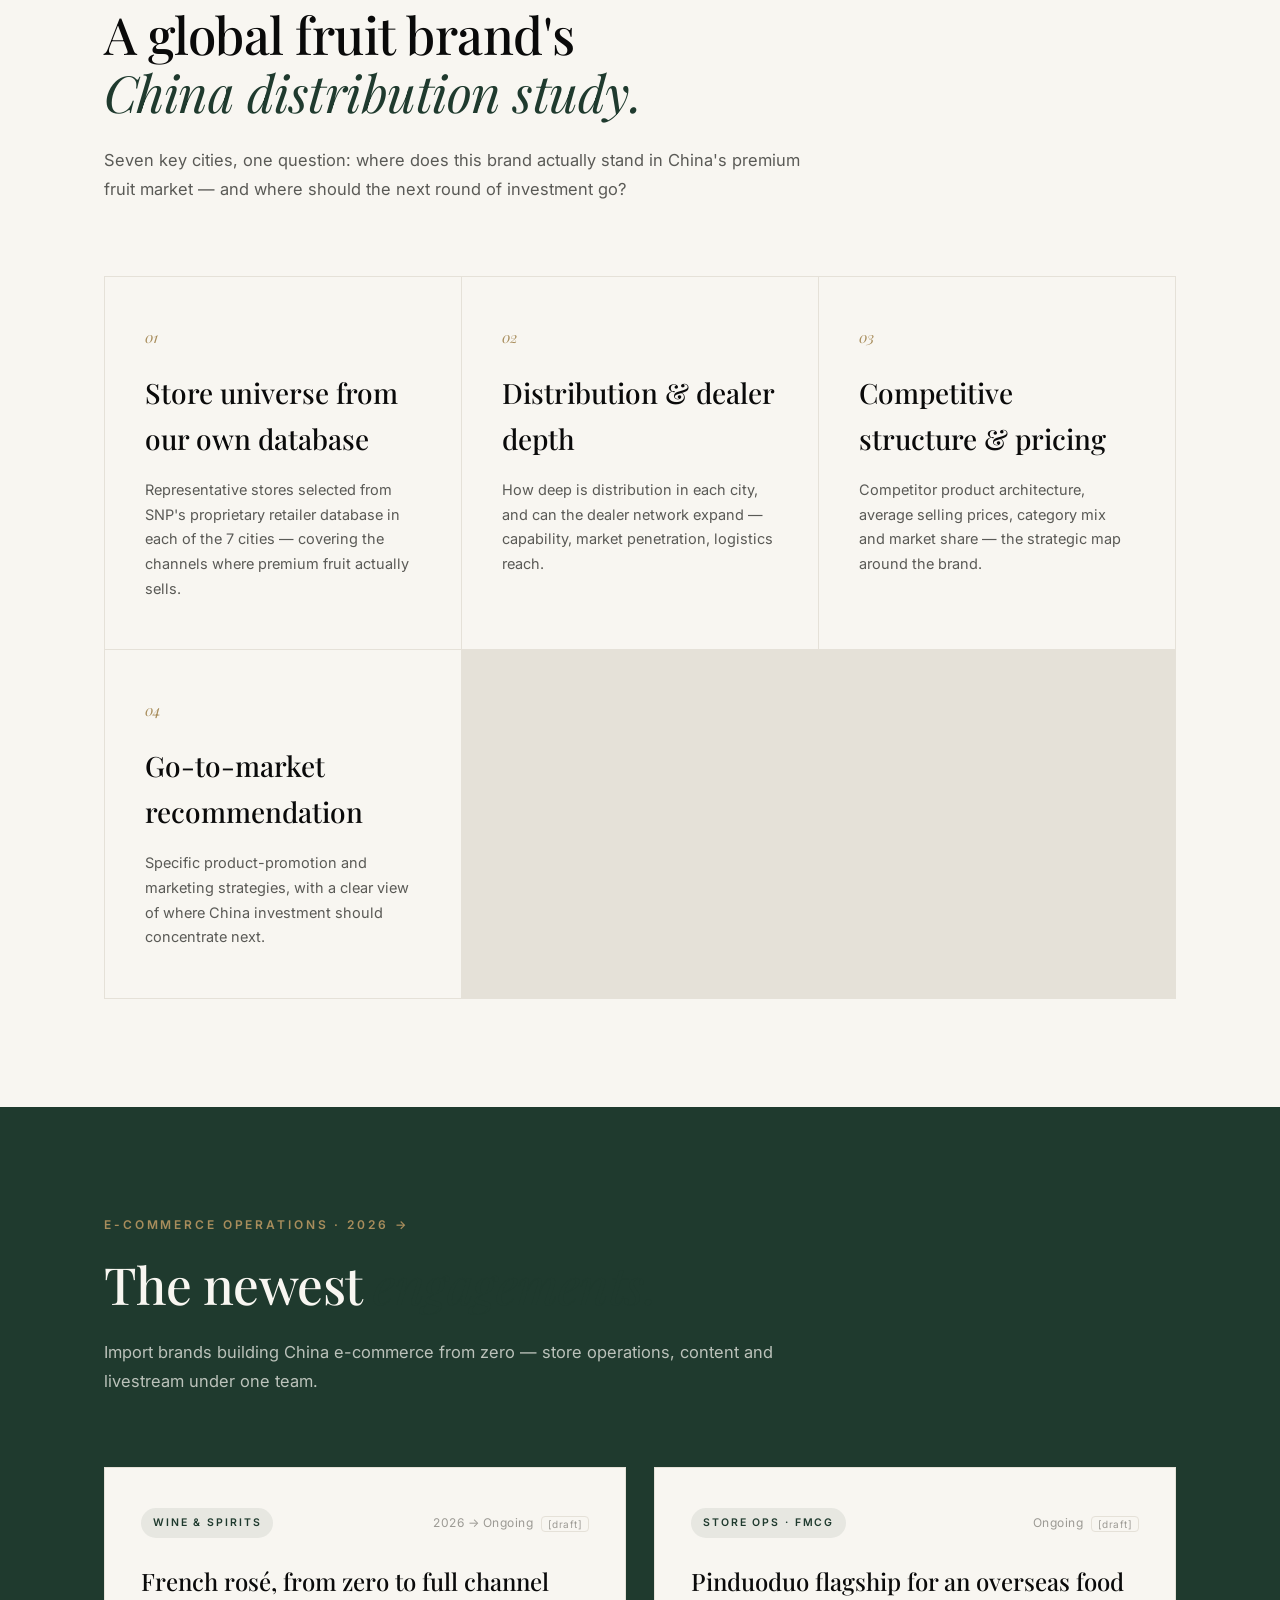
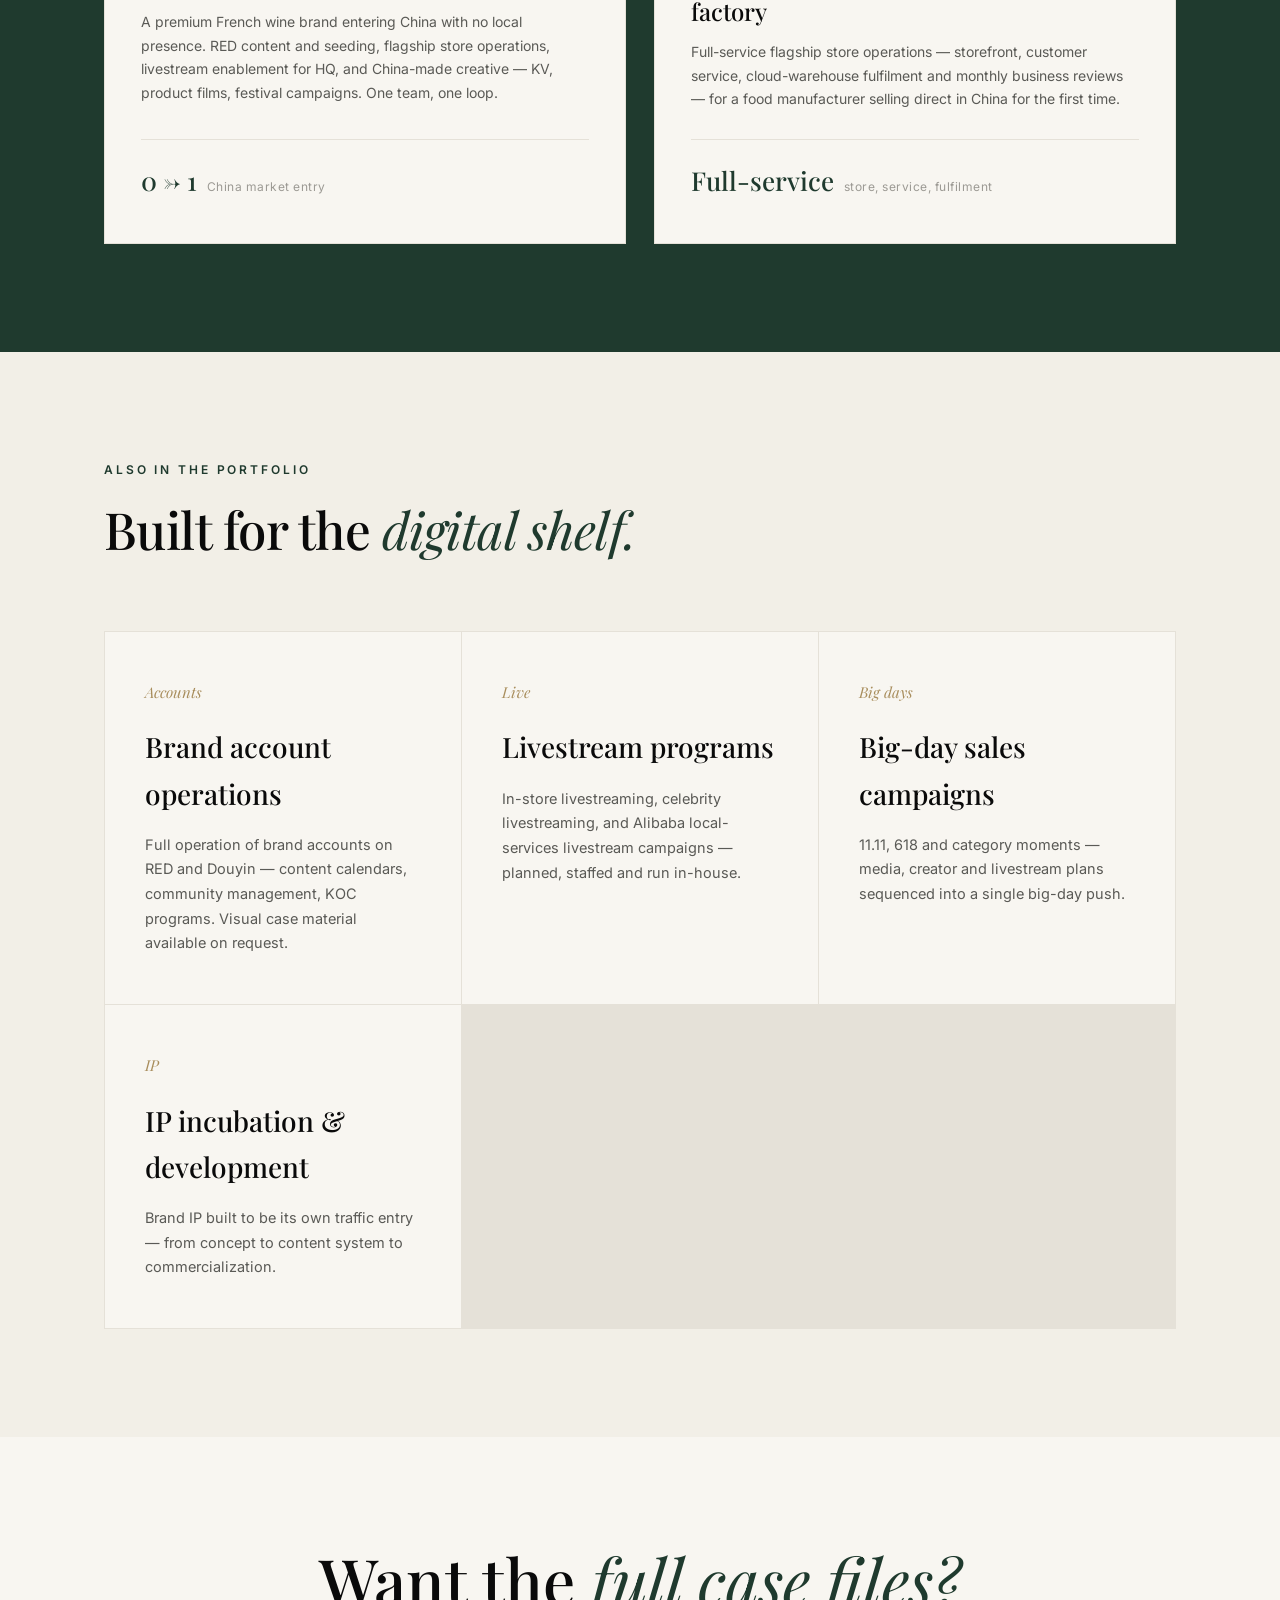
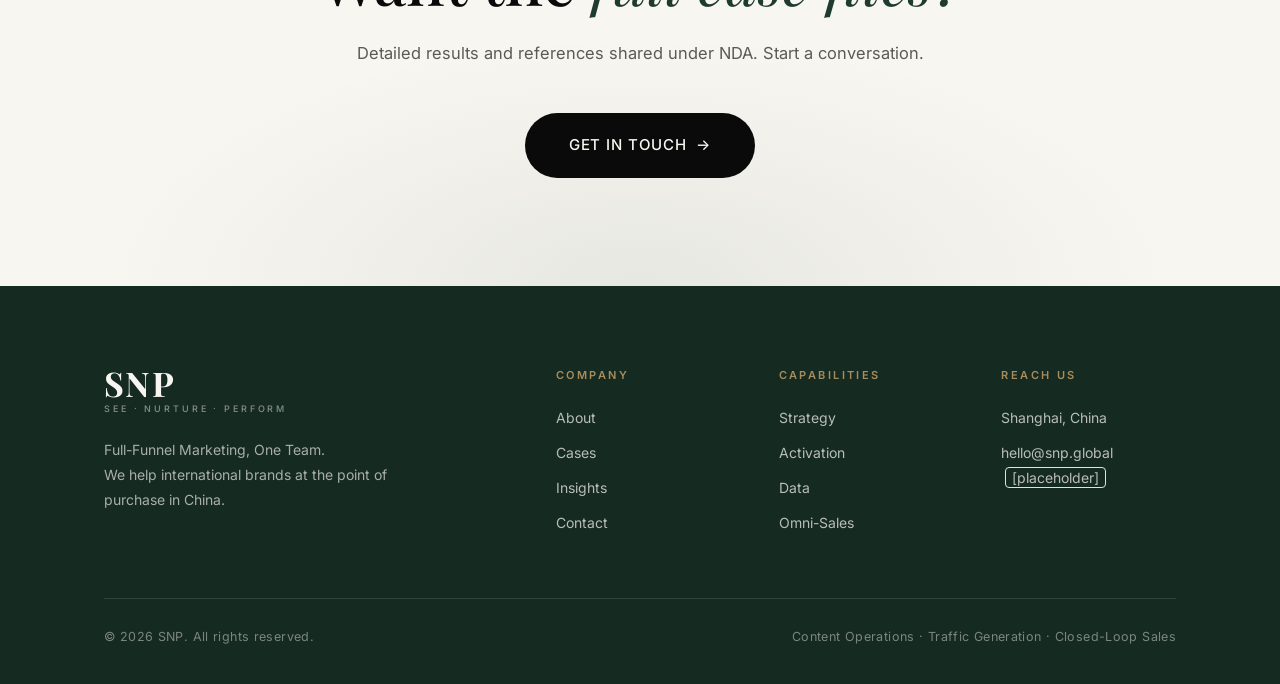
<file: cases.html>
<!DOCTYPE html>
<html lang="en">
<head>
  <meta charset="UTF-8">
  <meta name="viewport" content="width=device-width, initial-scale=1.0">
  <title>Cases — SNP | Six-year partnerships, measurable outcomes in China</title>
  <meta name="description" content="Selected SNP work: omnichannel retail for Chilean fruit (9-figure sales, 80+ cities), Red Bull retail audit (1,000 stores), premium fruit market research (7 cities), plus full-channel e-commerce operations for import brands.">
  <link rel="icon" href="./assets/favicon.svg" type="image/svg+xml">
  <link rel="preconnect" href="https://fonts.googleapis.com">
  <link rel="preconnect" href="https://fonts.gstatic.com" crossorigin>
  <link href="https://fonts.googleapis.com/css2?family=Playfair+Display:ital,wght@0,400;0,500;0,600;0,700;1,400&family=Inter:wght@300;400;500;600;700&family=Noto+Sans+SC:wght@300;400;500;600&display=swap" rel="stylesheet">
  <link rel="stylesheet" href="./assets/css/styles.css">
</head>
<body>
  <header class="header" id="header">
    <div class="header-inner">
      <a href="./index.html" class="logo">
        <span class="logo-mark">SNP</span>
        <span class="logo-tagline">See · Nurture · Perform</span>
      </a>
      <nav class="nav">
        <a href="./services.html" class="nav-link">Capabilities</a>
        <a href="./cases.html" class="nav-link">Cases</a>
        <a href="./about.html" class="nav-link">About</a>
        <a href="./insights.html" class="nav-link">Insights</a>
        <a href="./contact.html" class="nav-link nav-cta">Get in touch <span class="arrow">→</span></a>
      </nav>
      <button class="nav-toggle" aria-label="Toggle menu" id="navToggle"><span></span><span></span></button>
    </div>
  </header>

  <section class="page-hero">
    <div class="container">
      <div class="eyebrow">Selected Work</div>
      <h1 class="section-title">Partnerships measured<br>in <span class="serif-italic">years, not campaigns.</span></h1>
      <p class="section-lede">
        The work we're proudest of is the work clients kept renewing.
        Three flagship engagements — retail, audit and research — each six years, four years and counting.
      </p>
    </div>
  </section>

  <!-- Chilean Fruit -->
  <section class="section" id="chilean-fruit">
    <div class="container">
      <div class="section-header">
        <div class="eyebrow">Omnichannel Retail · 2016 → Present</div>
        <h2 class="section-title">Chilean fruit,<br><span class="serif-italic">nationwide.</span></h2>
        <p class="section-lede">
          Six consecutive seasons building demand and distribution for Chilean cherries, blueberries,
          stone fruit, grapes and citrus — from first-tier supermarkets to city-level fruit chains.
        </p>
      </div>

      <div class="loop-grid" style="grid-template-columns:repeat(4,1fr)">
        <div class="loop-card">
          <div class="loop-num">Seasons</div>
          <div class="stat-number" style="font-size:38px">6<span style="font-size:18px">+</span></div>
          <p class="loop-body">consecutive years of renewal — cherries &amp; blueberries since 2016-17</p>
        </div>
        <div class="loop-card">
          <div class="loop-num">Reach</div>
          <div class="stat-number" style="font-size:38px">80<span style="font-size:18px">+</span></div>
          <p class="loop-body">cities activated, from Shanghai to tier-4 prefecture markets</p>
        </div>
        <div class="loop-card">
          <div class="loop-num">Channels</div>
          <div class="stat-number" style="font-size:38px">30<span style="font-size:18px">+</span></div>
          <p class="loop-body">traditional supermarkets, new retail, fruit specialists, wholesale</p>
        </div>
        <div class="loop-card">
          <div class="loop-num">Outcome</div>
          <div class="stat-number" style="font-size:38px">¥<span style="font-size:18px">亿级</span></div>
          <p class="loop-body">cumulative sales past the hundred-million mark</p>
        </div>
      </div>

      <div class="section-header" style="margin-top:72px;max-width:100%">
        <div class="eyebrow">What we ran</div>
      </div>
      <div class="loop-grid">
        <div class="loop-card">
          <div class="loop-num">01</div>
          <h3 class="loop-title">In-store retail activation</h3>
          <p class="loop-body">Promoter teams + POSM + sampling across three channel types — traditional trade, new retail (Freshippo-class) and import supermarkets, with member events in the latter.</p>
        </div>
        <div class="loop-card">
          <div class="loop-num">02</div>
          <h3 class="loop-title">Season-long campaign calendar</h3>
          <p class="loop-body">Four selling windows per year (Dec–Feb, Mar–Apr, Apr–May, Aug–Sep), each with its own category story: cherries at CNY, blueberries in spring, citrus in autumn.</p>
        </div>
        <div class="loop-card">
          <div class="loop-num">03</div>
          <h3 class="loop-title">Channel expansion</h3>
          <p class="loop-body">New distribution added season after season — regional fruit chains and wholesale depth alongside national retailers.</p>
        </div>
      </div>
    </div>
  </section>

  <!-- Red Bull audit -->
  <section class="section section-capabilities" id="red-bull-audit">
    <div class="container">
      <div class="section-header">
        <div class="eyebrow" style="color:var(--gold)">Market Intelligence · Brand Audit</div>
        <h2 class="section-title">Red Bull,<br><span class="serif-italic">1,000 stores under the microscope.</span></h2>
        <p class="section-lede" style="color:rgba(248,246,241,.72)">
          A full retail audit across 3 cities and 1,000 stores — what's on the shelf, where the competitor sits,
          and what to do about it.
        </p>
      </div>
      <div class="cap-grid">
        <div class="cap-card">
          <div class="cap-num">Scope</div>
          <h3 class="cap-title">3 cities · 1,000 stores</h3>
          <p class="cap-body">Distribution, shelf sets, share of shelf, secondary displays, promo messaging, POS materials and event execution — every store photographed and logged.</p>
        </div>
        <div class="cap-card">
          <div class="cap-num">Benchmark</div>
          <h3 class="cap-title">Competitive read</h3>
          <p class="cap-body">Competitor facings, price discounting, promo materials and multi-point displays — the full picture of the energy-drink shelf, not just our client's slice.</p>
        </div>
        <div class="cap-card">
          <div class="cap-num">Output</div>
          <h3 class="cap-title">Analysis &amp; recommendations</h3>
          <p class="cap-body">Execution rates by activity, shelf-impact rates in target markets, and concrete improvement recommendations grounded in the self vs. competitor data.</p>
        </div>
        <div class="cap-card">
          <div class="cap-num">System</div>
          <h3 class="cap-title">Data infrastructure</h3>
          <p class="cap-body">All field data entered and uploaded to the client's internal system — auditable, reusable, ready for the next wave.</p>
        </div>
      </div>
    </div>
  </section>

  <!-- Market research -->
  <section class="section" id="market-research">
    <div class="container">
      <div class="section-header">
        <div class="eyebrow">Consumer Insight · Premium Import</div>
        <h2 class="section-title">A global fruit brand's<br><span class="serif-italic">China distribution study.</span></h2>
        <p class="section-lede">
          Seven key cities, one question: where does this brand actually stand in China's premium fruit market —
          and where should the next round of investment go?
        </p>
      </div>
      <div class="loop-grid">
        <div class="loop-card">
          <div class="loop-num">01</div>
          <h3 class="loop-title">Store universe from our own database</h3>
          <p class="loop-body">Representative stores selected from SNP's proprietary retailer database in each of the 7 cities — covering the channels where premium fruit actually sells.</p>
        </div>
        <div class="loop-card">
          <div class="loop-num">02</div>
          <h3 class="loop-title">Distribution &amp; dealer depth</h3>
          <p class="loop-body">How deep is distribution in each city, and can the dealer network expand — capability, market penetration, logistics reach.</p>
        </div>
        <div class="loop-card">
          <div class="loop-num">03</div>
          <h3 class="loop-title">Competitive structure &amp; pricing</h3>
          <p class="loop-body">Competitor product architecture, average selling prices, category mix and market share — the strategic map around the brand.</p>
        </div>
        <div class="loop-card">
          <div class="loop-num">04</div>
          <h3 class="loop-title">Go-to-market recommendation</h3>
          <p class="loop-body">Specific product-promotion and marketing strategies, with a clear view of where China investment should concentrate next.</p>
        </div>
      </div>
    </div>
  </section>

  <!-- E-Commerce Operations (new engagements, draft) -->
  <section class="section section-capabilities" id="ecommerce-operations">
    <div class="container">
      <div class="section-header">
        <div class="eyebrow" style="color:var(--gold)">E-Commerce Operations · 2026 →</div>
        <h2 class="section-title">The newest <span class="serif-italic">engagements.</span></h2>
        <p class="section-lede" style="color:rgba(248,246,241,.72)">Import brands building China e-commerce from zero — store operations, content and livestream under one team.</p>
      </div>
      <div class="case-grid grid-2x2">
        <div class="case-card">
          <div class="case-meta">
            <span class="case-tag">Wine &amp; Spirits</span>
            <span class="case-year">2026 → Ongoing <span class="placeholder-tag">[draft]</span></span>
          </div>
          <h3 class="case-title">French rosé, from zero to full channel</h3>
          <p class="case-body">A premium French wine brand entering China with no local presence. RED content and seeding, flagship store operations, livestream enablement for HQ, and China-made creative — KV, product films, festival campaigns. One team, one loop.</p>
          <div class="case-stat"><span class="case-stat-num">0 → 1</span><span class="case-stat-label">China market entry</span></div>
        </div>
        <div class="case-card">
          <div class="case-meta">
            <span class="case-tag">Store Ops · FMCG</span>
            <span class="case-year">Ongoing <span class="placeholder-tag">[draft]</span></span>
          </div>
          <h3 class="case-title">Pinduoduo flagship for an overseas food factory</h3>
          <p class="case-body">Full-service flagship store operations — storefront, customer service, cloud-warehouse fulfilment and monthly business reviews — for a food manufacturer selling direct in China for the first time.</p>
          <div class="case-stat"><span class="case-stat-num">Full-service</span><span class="case-stat-label">store, service, fulfilment</span></div>
        </div>
      </div>
    </div>
  </section>

  <!-- Online showcase -->
  <section class="section section-cases">
    <div class="container">
      <div class="section-header">
        <div class="eyebrow">Also in the portfolio</div>
        <h2 class="section-title">Built for the <span class="serif-italic">digital shelf.</span></h2>
      </div>
      <div class="loop-grid">
        <div class="loop-card">
          <div class="loop-num">Accounts</div>
          <h3 class="loop-title">Brand account operations</h3>
          <p class="loop-body">Full operation of brand accounts on RED and Douyin — content calendars, community management, KOC programs. Visual case material available on request.</p>
        </div>
        <div class="loop-card">
          <div class="loop-num">Live</div>
          <h3 class="loop-title">Livestream programs</h3>
          <p class="loop-body">In-store livestreaming, celebrity livestreaming, and Alibaba local-services livestream campaigns — planned, staffed and run in-house.</p>
        </div>
        <div class="loop-card">
          <div class="loop-num">Big days</div>
          <h3 class="loop-title">Big-day sales campaigns</h3>
          <p class="loop-body">11.11, 618 and category moments — media, creator and livestream plans sequenced into a single big-day push.</p>
        </div>
        <div class="loop-card">
          <div class="loop-num">IP</div>
          <h3 class="loop-title">IP incubation &amp; development</h3>
          <p class="loop-body">Brand IP built to be its own traffic entry — from concept to content system to commercialization.</p>
        </div>
      </div>
    </div>
  </section>

  <!-- CTA -->
  <section class="section section-cta">
    <div class="container">
      <h2 class="cta-title">Want the <span class="serif-italic">full case files?</span></h2>
      <p class="cta-lede">Detailed results and references shared under NDA. Start a conversation.</p>
      <a href="./contact.html" class="btn-primary btn-large">Get in touch <span class="arrow">→</span></a>
    </div>
  </section>

  <footer class="footer">
    <div class="container">
      <div class="footer-top">
        <div class="footer-brand">
          <div class="logo logo-footer">
            <span class="logo-mark">SNP</span>
            <span class="logo-tagline">See · Nurture · Perform</span>
          </div>
          <p class="footer-tagline">Full-Funnel Marketing, One Team.<br>We help international brands at the point of purchase in China.</p>
        </div>
        <div class="footer-cols">
          <div class="footer-col">
            <h4>Company</h4>
            <a href="./about.html">About</a>
            <a href="./cases.html">Cases</a>
            <a href="./insights.html">Insights</a>
            <a href="./contact.html">Contact</a>
          </div>
          <div class="footer-col">
            <h4>Capabilities</h4>
            <a href="./services.html#strategy">Strategy</a>
            <a href="./services.html#activation">Activation</a>
            <a href="./services.html#data">Data</a>
            <a href="./services.html#omni-sales">Omni-Sales</a>
          </div>
          <div class="footer-col">
            <h4>Reach us</h4>
            <span>Shanghai, China</span>
            <span>hello@snp.global <span class="placeholder-tag">[placeholder]</span></span>
          </div>
        </div>
      </div>
      <div class="footer-bottom">
        <span>© 2026 SNP. All rights reserved.</span>
        <span class="footer-tag">Content Operations · Traffic Generation · Closed-Loop Sales</span>
      </div>
    </div>
  </footer>

  <script src="./assets/js/main.js"></script>
</body>
</html>
</file>
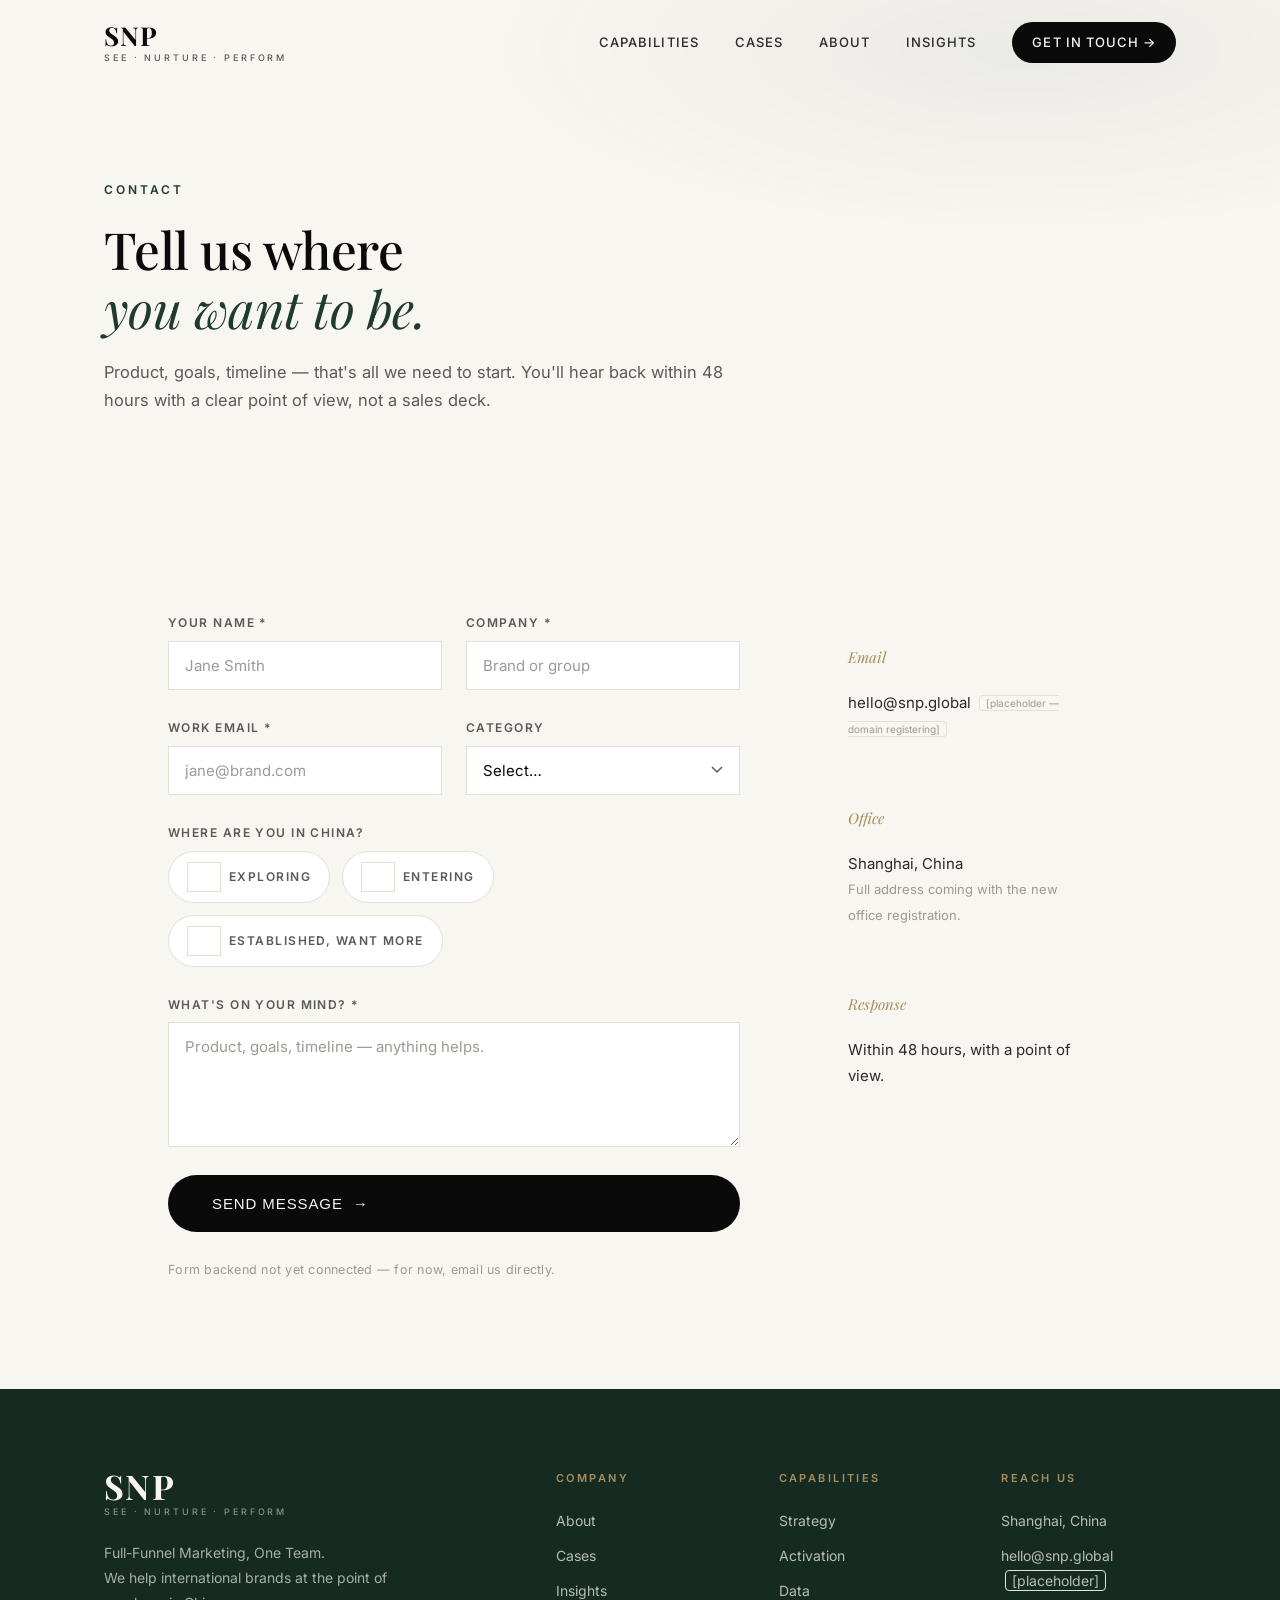
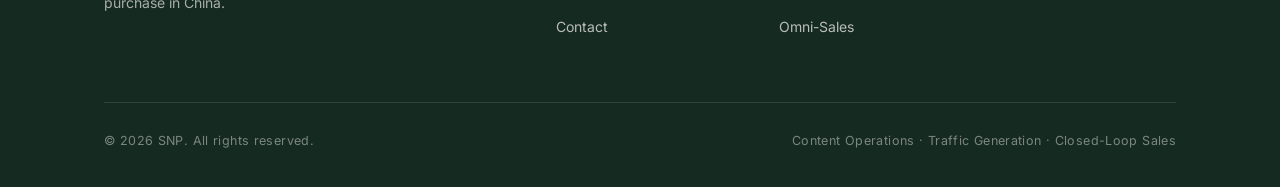
<file: contact.html>
<!DOCTYPE html>
<html lang="en">
<head>
  <meta charset="UTF-8">
  <meta name="viewport" content="width=device-width, initial-scale=1.0">
  <title>Contact — SNP | Start a China conversation</title>
  <meta name="description" content="Tell us your product, your goals and your timeline. SNP responds within 48 hours with a clear point of view on your China market opportunity.">
  <link rel="icon" href="./assets/favicon.svg" type="image/svg+xml">
  <link rel="preconnect" href="https://fonts.googleapis.com">
  <link rel="preconnect" href="https://fonts.gstatic.com" crossorigin>
  <link href="https://fonts.googleapis.com/css2?family=Playfair+Display:ital,wght@0,400;0,500;0,600;0,700;1,400&family=Inter:wght@300;400;500;600;700&family=Noto+Sans+SC:wght@300;400;500;600&display=swap" rel="stylesheet">
  <link rel="stylesheet" href="./assets/css/styles.css">
</head>
<body>
  <header class="header" id="header">
    <div class="header-inner">
      <a href="./index.html" class="logo">
        <span class="logo-mark">SNP</span>
        <span class="logo-tagline">See · Nurture · Perform</span>
      </a>
      <nav class="nav">
        <a href="./services.html" class="nav-link">Capabilities</a>
        <a href="./cases.html" class="nav-link">Cases</a>
        <a href="./about.html" class="nav-link">About</a>
        <a href="./insights.html" class="nav-link">Insights</a>
        <a href="./contact.html" class="nav-link nav-cta">Get in touch <span class="arrow">→</span></a>
      </nav>
      <button class="nav-toggle" aria-label="Toggle menu" id="navToggle"><span></span><span></span></button>
    </div>
  </header>

  <section class="page-hero">
    <div class="container">
      <div class="eyebrow">Contact</div>
      <h1 class="section-title">Tell us where<br><span class="serif-italic">you want to be.</span></h1>
      <p class="section-lede">
        Product, goals, timeline — that's all we need to start.
        You'll hear back within 48 hours with a clear point of view, not a sales deck.
      </p>
    </div>
  </section>

  <section class="section">
    <div class="container">
      <div class="hero-grid" style="align-items:start">
        <div>
          <form class="contact-form" id="contactForm">
            <div class="form-row">
              <div class="form-group">
                <label for="name">Your name *</label>
                <input type="text" id="name" name="name" required placeholder="Jane Smith">
              </div>
              <div class="form-group">
                <label for="company">Company *</label>
                <input type="text" id="company" name="company" required placeholder="Brand or group">
              </div>
            </div>
            <div class="form-row">
              <div class="form-group">
                <label for="email">Work email *</label>
                <input type="email" id="email" name="email" required placeholder="jane@brand.com">
              </div>
              <div class="form-group">
                <label for="category">Category</label>
                <select id="category" name="category">
                  <option value="">Select…</option>
                  <option>Food &amp; beverage</option>
                  <option>Beauty &amp; personal care</option>
                  <option>Health &amp; nutrition</option>
                  <option>Luxury &amp; lifestyle</option>
                  <option>Other consumer</option>
                </select>
              </div>
            </div>
            <div class="form-group">
              <label for="stage">Where are you in China?</label>
              <div class="radio-row" id="stage">
                <label class="radio-pill"><input type="radio" name="stage" value="exploring"> Exploring</label>
                <label class="radio-pill"><input type="radio" name="stage" value="entering"> Entering</label>
                <label class="radio-pill"><input type="radio" name="stage" value="established"> Established, want more</label>
              </div>
            </div>
            <div class="form-group">
              <label for="message">What's on your mind? *</label>
              <textarea id="message" name="message" rows="5" required placeholder="Product, goals, timeline — anything helps."></textarea>
            </div>
            <button type="submit" class="btn-primary btn-large" style="border:none;cursor:pointer">
              Send message <span class="arrow">→</span>
            </button>
            <p class="form-note" id="formNote">
              Form backend not yet connected — for now, email us directly.
            </p>
          </form>
        </div>
        <div class="contact-aside">
          <div class="stat-card" style="margin-bottom:1px">
            <div class="loop-num">Email</div>
            <div class="contact-line">hello@snp.global <span class="placeholder-tag">[placeholder — domain registering]</span></div>
          </div>
          <div class="stat-card" style="margin-bottom:1px">
            <div class="loop-num">Office</div>
            <div class="contact-line">Shanghai, China<br><span style="color:var(--gray-400);font-size:13px">Full address coming with the new office registration.</span></div>
          </div>
          <div class="stat-card">
            <div class="loop-num">Response</div>
            <div class="contact-line">Within 48 hours, with a point of view.</div>
          </div>
        </div>
      </div>
    </div>
  </section>

  <footer class="footer">
    <div class="container">
      <div class="footer-top">
        <div class="footer-brand">
          <div class="logo logo-footer">
            <span class="logo-mark">SNP</span>
            <span class="logo-tagline">See · Nurture · Perform</span>
          </div>
          <p class="footer-tagline">Full-Funnel Marketing, One Team.<br>We help international brands at the point of purchase in China.</p>
        </div>
        <div class="footer-cols">
          <div class="footer-col">
            <h4>Company</h4>
            <a href="./about.html">About</a>
            <a href="./cases.html">Cases</a>
            <a href="./insights.html">Insights</a>
            <a href="./contact.html">Contact</a>
          </div>
          <div class="footer-col">
            <h4>Capabilities</h4>
            <a href="./services.html#strategy">Strategy</a>
            <a href="./services.html#activation">Activation</a>
            <a href="./services.html#data">Data</a>
            <a href="./services.html#omni-sales">Omni-Sales</a>
          </div>
          <div class="footer-col">
            <h4>Reach us</h4>
            <span>Shanghai, China</span>
            <span>hello@snp.global <span class="placeholder-tag">[placeholder]</span></span>
          </div>
        </div>
      </div>
      <div class="footer-bottom">
        <span>© 2026 SNP. All rights reserved.</span>
        <span class="footer-tag">Content Operations · Traffic Generation · Closed-Loop Sales</span>
      </div>
    </div>
  </footer>

  <script src="./assets/js/main.js"></script>
  <script>
    document.getElementById('contactForm').addEventListener('submit', function (e) {
      e.preventDefault();
      var note = document.getElementById('formNote');
      note.textContent = 'Thanks — noted. The form backend connects once the domain and mailbox are live; meanwhile please email us directly.';
      note.style.color = 'var(--forest)';
    });
  </script>
</body>
</html>
</file>
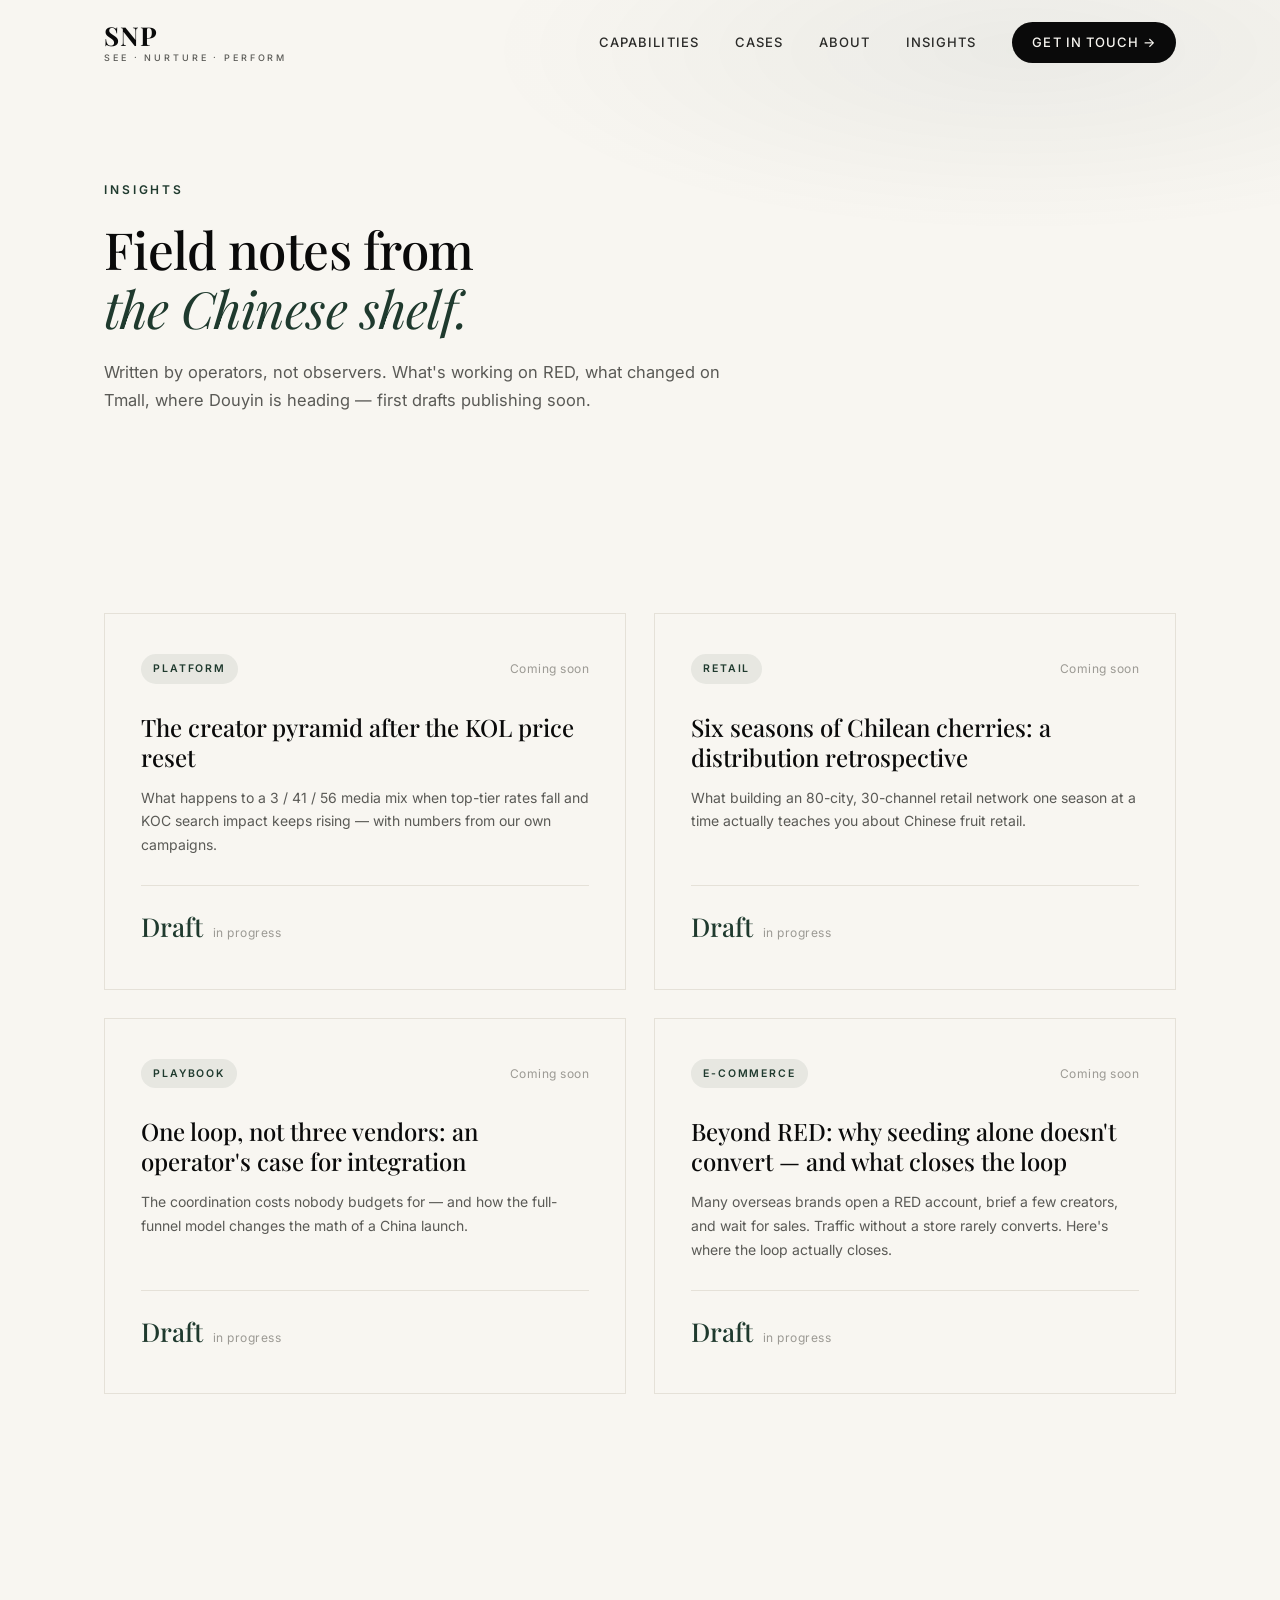
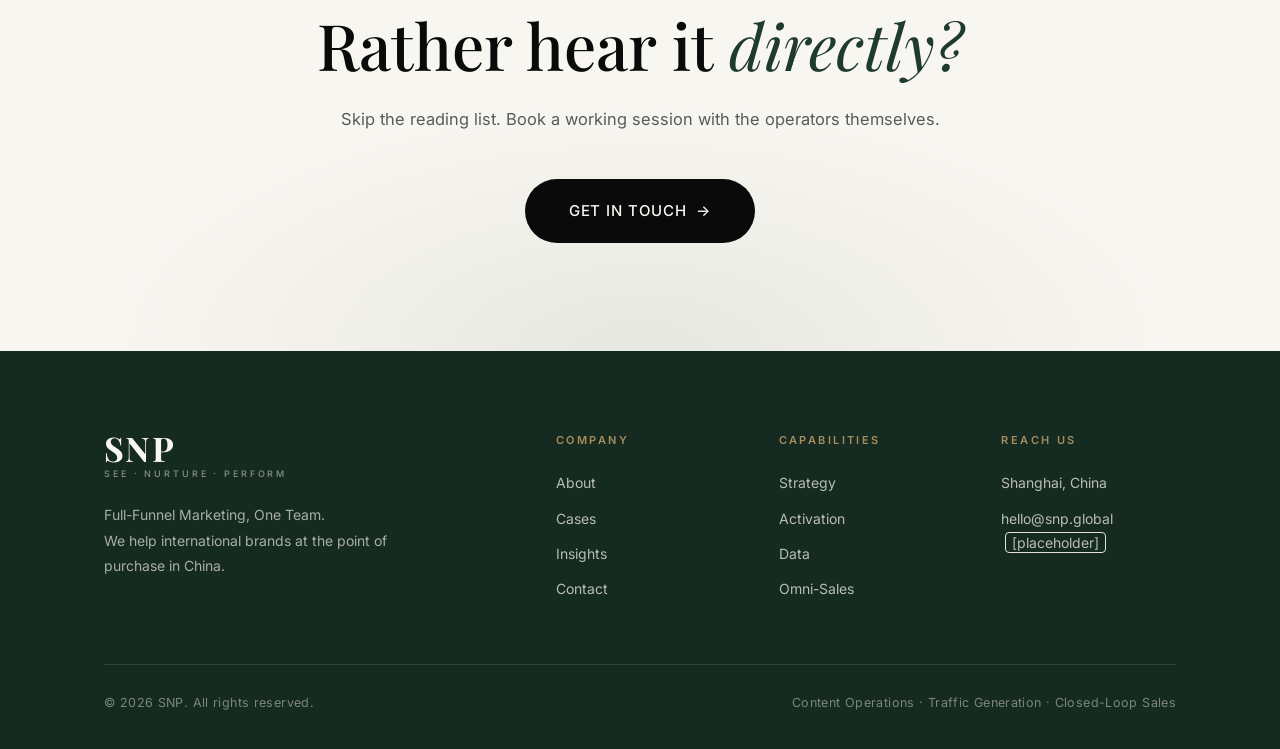
<file: insights.html>
<!DOCTYPE html>
<html lang="en">
<head>
  <meta charset="UTF-8">
  <meta name="viewport" content="width=device-width, initial-scale=1.0">
  <title>Insights — SNP | Field notes from China retail</title>
  <meta name="description" content="SNP field notes: what's actually happening on RED, Tmall, Douyin and the Chinese retail shelf — written by operators, not observers.">
  <link rel="icon" href="./assets/favicon.svg" type="image/svg+xml">
  <link rel="preconnect" href="https://fonts.googleapis.com">
  <link rel="preconnect" href="https://fonts.gstatic.com" crossorigin>
  <link href="https://fonts.googleapis.com/css2?family=Playfair+Display:ital,wght@0,400;0,500;0,600;0,700;1,400&family=Inter:wght@300;400;500;600;700&family=Noto+Sans+SC:wght@300;400;500;600&display=swap" rel="stylesheet">
  <link rel="stylesheet" href="./assets/css/styles.css">
</head>
<body>
  <header class="header" id="header">
    <div class="header-inner">
      <a href="./index.html" class="logo">
        <span class="logo-mark">SNP</span>
        <span class="logo-tagline">See · Nurture · Perform</span>
      </a>
      <nav class="nav">
        <a href="./services.html" class="nav-link">Capabilities</a>
        <a href="./cases.html" class="nav-link">Cases</a>
        <a href="./about.html" class="nav-link">About</a>
        <a href="./insights.html" class="nav-link">Insights</a>
        <a href="./contact.html" class="nav-link nav-cta">Get in touch <span class="arrow">→</span></a>
      </nav>
      <button class="nav-toggle" aria-label="Toggle menu" id="navToggle"><span></span><span></span></button>
    </div>
  </header>

  <section class="page-hero">
    <div class="container">
      <div class="eyebrow">Insights</div>
      <h1 class="section-title">Field notes from<br><span class="serif-italic">the Chinese shelf.</span></h1>
      <p class="section-lede">
        Written by operators, not observers. What's working on RED, what changed on Tmall,
        where Douyin is heading — first drafts publishing soon.
      </p>
    </div>
  </section>

  <section class="section">
    <div class="container">
      <div class="case-grid grid-2x2">
        <div class="case-card">
          <div class="case-meta">
            <span class="case-tag">Platform</span>
            <span class="case-year">Coming soon</span>
          </div>
          <h3 class="case-title">The creator pyramid after the KOL price reset</h3>
          <p class="case-body">What happens to a 3 / 41 / 56 media mix when top-tier rates fall and KOC search impact keeps rising — with numbers from our own campaigns.</p>
          <div class="case-stat"><span class="case-stat-num">Draft</span><span class="case-stat-label">in progress</span></div>
        </div>
        <div class="case-card">
          <div class="case-meta">
            <span class="case-tag">Retail</span>
            <span class="case-year">Coming soon</span>
          </div>
          <h3 class="case-title">Six seasons of Chilean cherries: a distribution retrospective</h3>
          <p class="case-body">What building an 80-city, 30-channel retail network one season at a time actually teaches you about Chinese fruit retail.</p>
          <div class="case-stat"><span class="case-stat-num">Draft</span><span class="case-stat-label">in progress</span></div>
        </div>
        <div class="case-card">
          <div class="case-meta">
            <span class="case-tag">Playbook</span>
            <span class="case-year">Coming soon</span>
          </div>
          <h3 class="case-title">One loop, not three vendors: an operator's case for integration</h3>
          <p class="case-body">The coordination costs nobody budgets for — and how the full-funnel model changes the math of a China launch.</p>
          <div class="case-stat"><span class="case-stat-num">Draft</span><span class="case-stat-label">in progress</span></div>
        </div>
        <div class="case-card">
          <div class="case-meta">
            <span class="case-tag">E-Commerce</span>
            <span class="case-year">Coming soon</span>
          </div>
          <h3 class="case-title">Beyond RED: why seeding alone doesn't convert — and what closes the loop</h3>
          <p class="case-body">Many overseas brands open a RED account, brief a few creators, and wait for sales. Traffic without a store rarely converts. Here's where the loop actually closes.</p>
          <div class="case-stat"><span class="case-stat-num">Draft</span><span class="case-stat-label">in progress</span></div>
        </div>
      </div>
    </div>
  </section>

  <!-- CTA -->
  <section class="section section-cta">
    <div class="container">
      <h2 class="cta-title">Rather hear it <span class="serif-italic">directly?</span></h2>
      <p class="cta-lede">Skip the reading list. Book a working session with the operators themselves.</p>
      <a href="./contact.html" class="btn-primary btn-large">Get in touch <span class="arrow">→</span></a>
    </div>
  </section>

  <footer class="footer">
    <div class="container">
      <div class="footer-top">
        <div class="footer-brand">
          <div class="logo logo-footer">
            <span class="logo-mark">SNP</span>
            <span class="logo-tagline">See · Nurture · Perform</span>
          </div>
          <p class="footer-tagline">Full-Funnel Marketing, One Team.<br>We help international brands at the point of purchase in China.</p>
        </div>
        <div class="footer-cols">
          <div class="footer-col">
            <h4>Company</h4>
            <a href="./about.html">About</a>
            <a href="./cases.html">Cases</a>
            <a href="./insights.html">Insights</a>
            <a href="./contact.html">Contact</a>
          </div>
          <div class="footer-col">
            <h4>Capabilities</h4>
            <a href="./services.html#strategy">Strategy</a>
            <a href="./services.html#activation">Activation</a>
            <a href="./services.html#data">Data</a>
            <a href="./services.html#omni-sales">Omni-Sales</a>
          </div>
          <div class="footer-col">
            <h4>Reach us</h4>
            <span>Shanghai, China</span>
            <span>hello@snp.global <span class="placeholder-tag">[placeholder]</span></span>
          </div>
        </div>
      </div>
      <div class="footer-bottom">
        <span>© 2026 SNP. All rights reserved.</span>
        <span class="footer-tag">Content Operations · Traffic Generation · Closed-Loop Sales</span>
      </div>
    </div>
  </footer>

  <script src="./assets/js/main.js"></script>
</body>
</html>
</file>
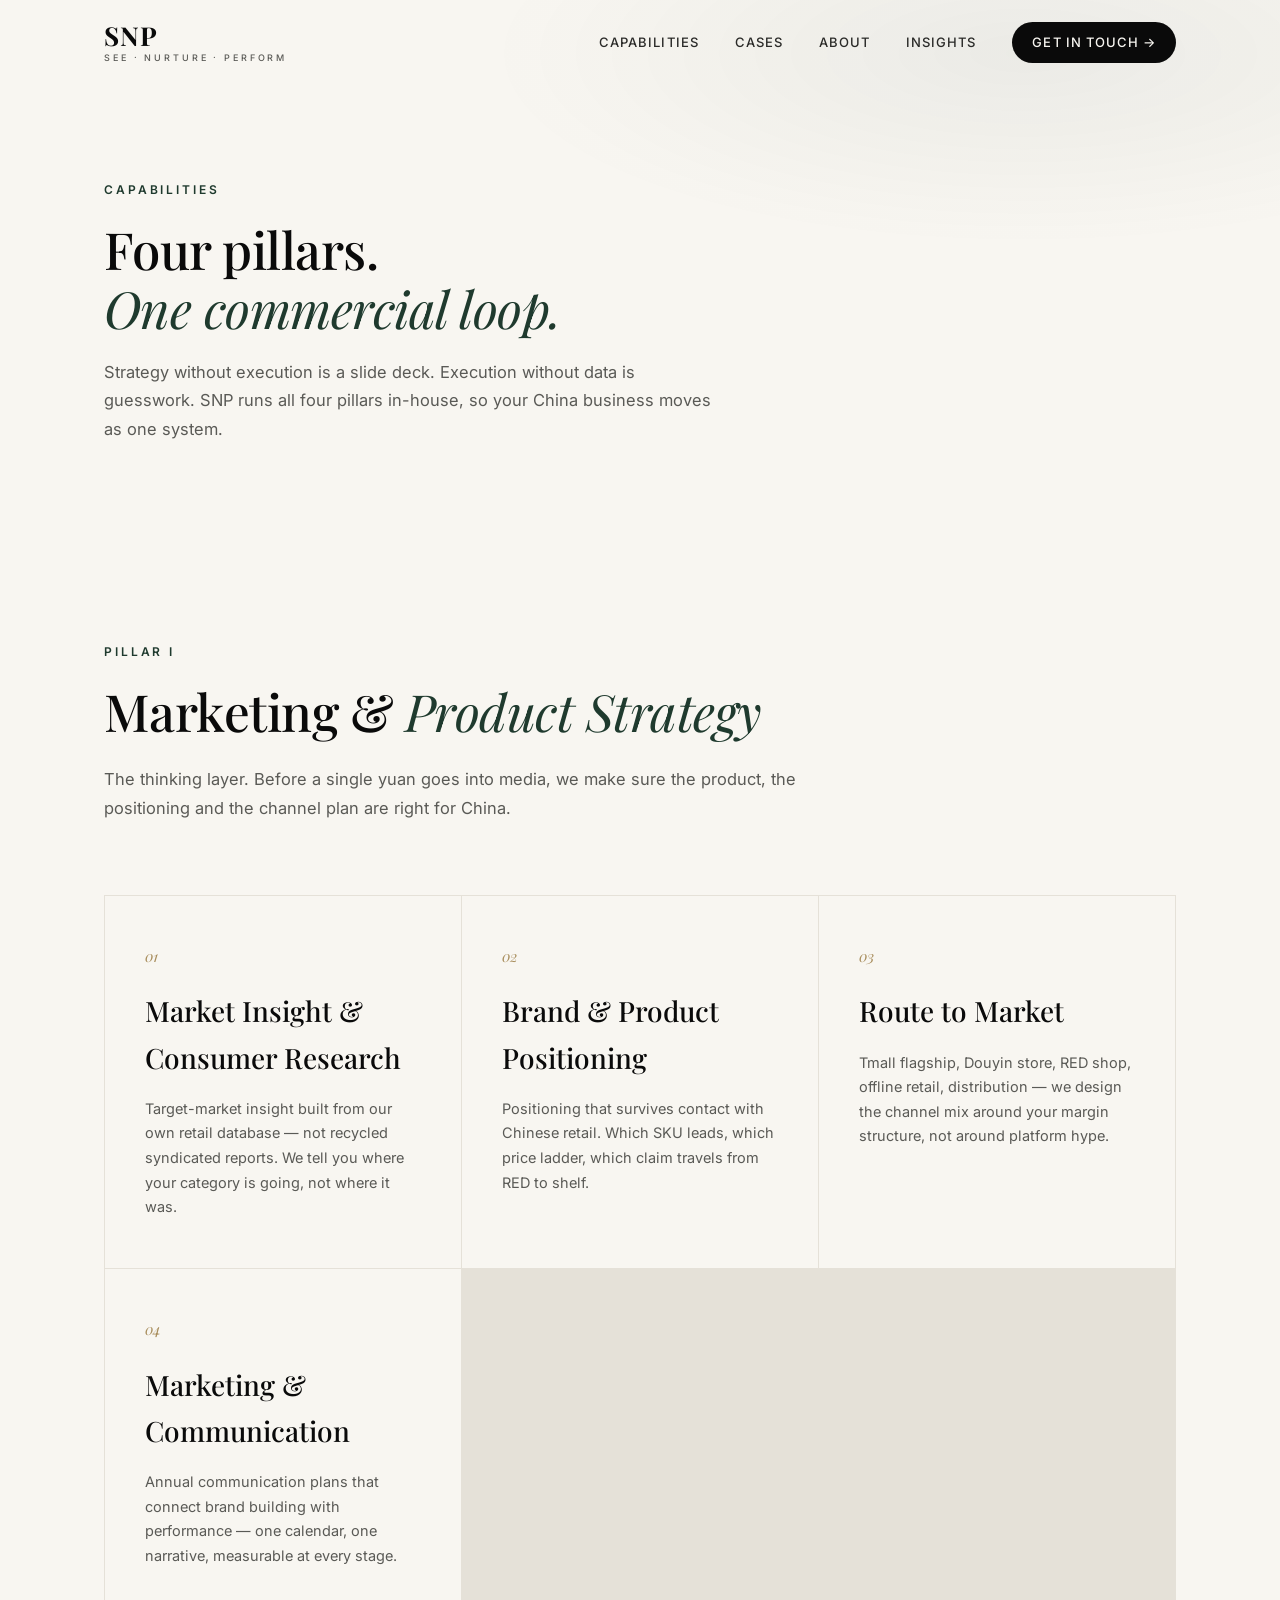
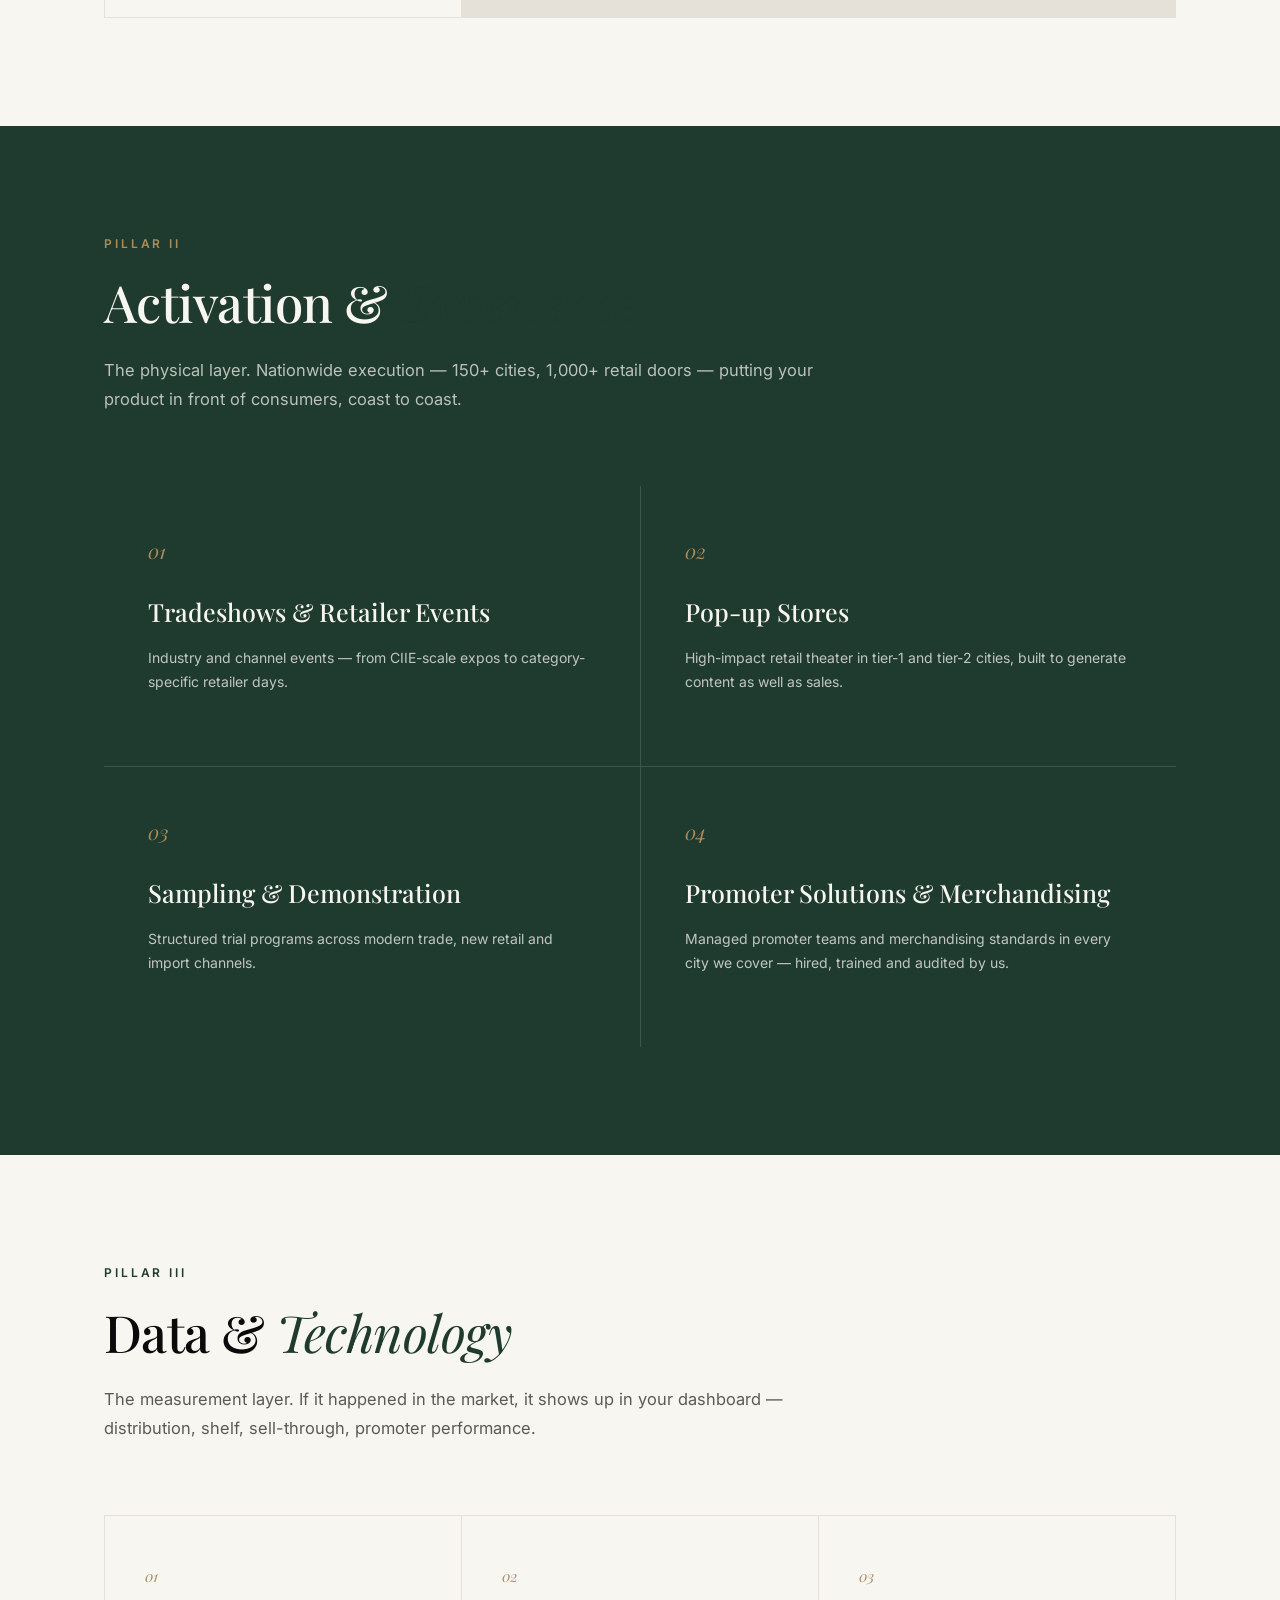
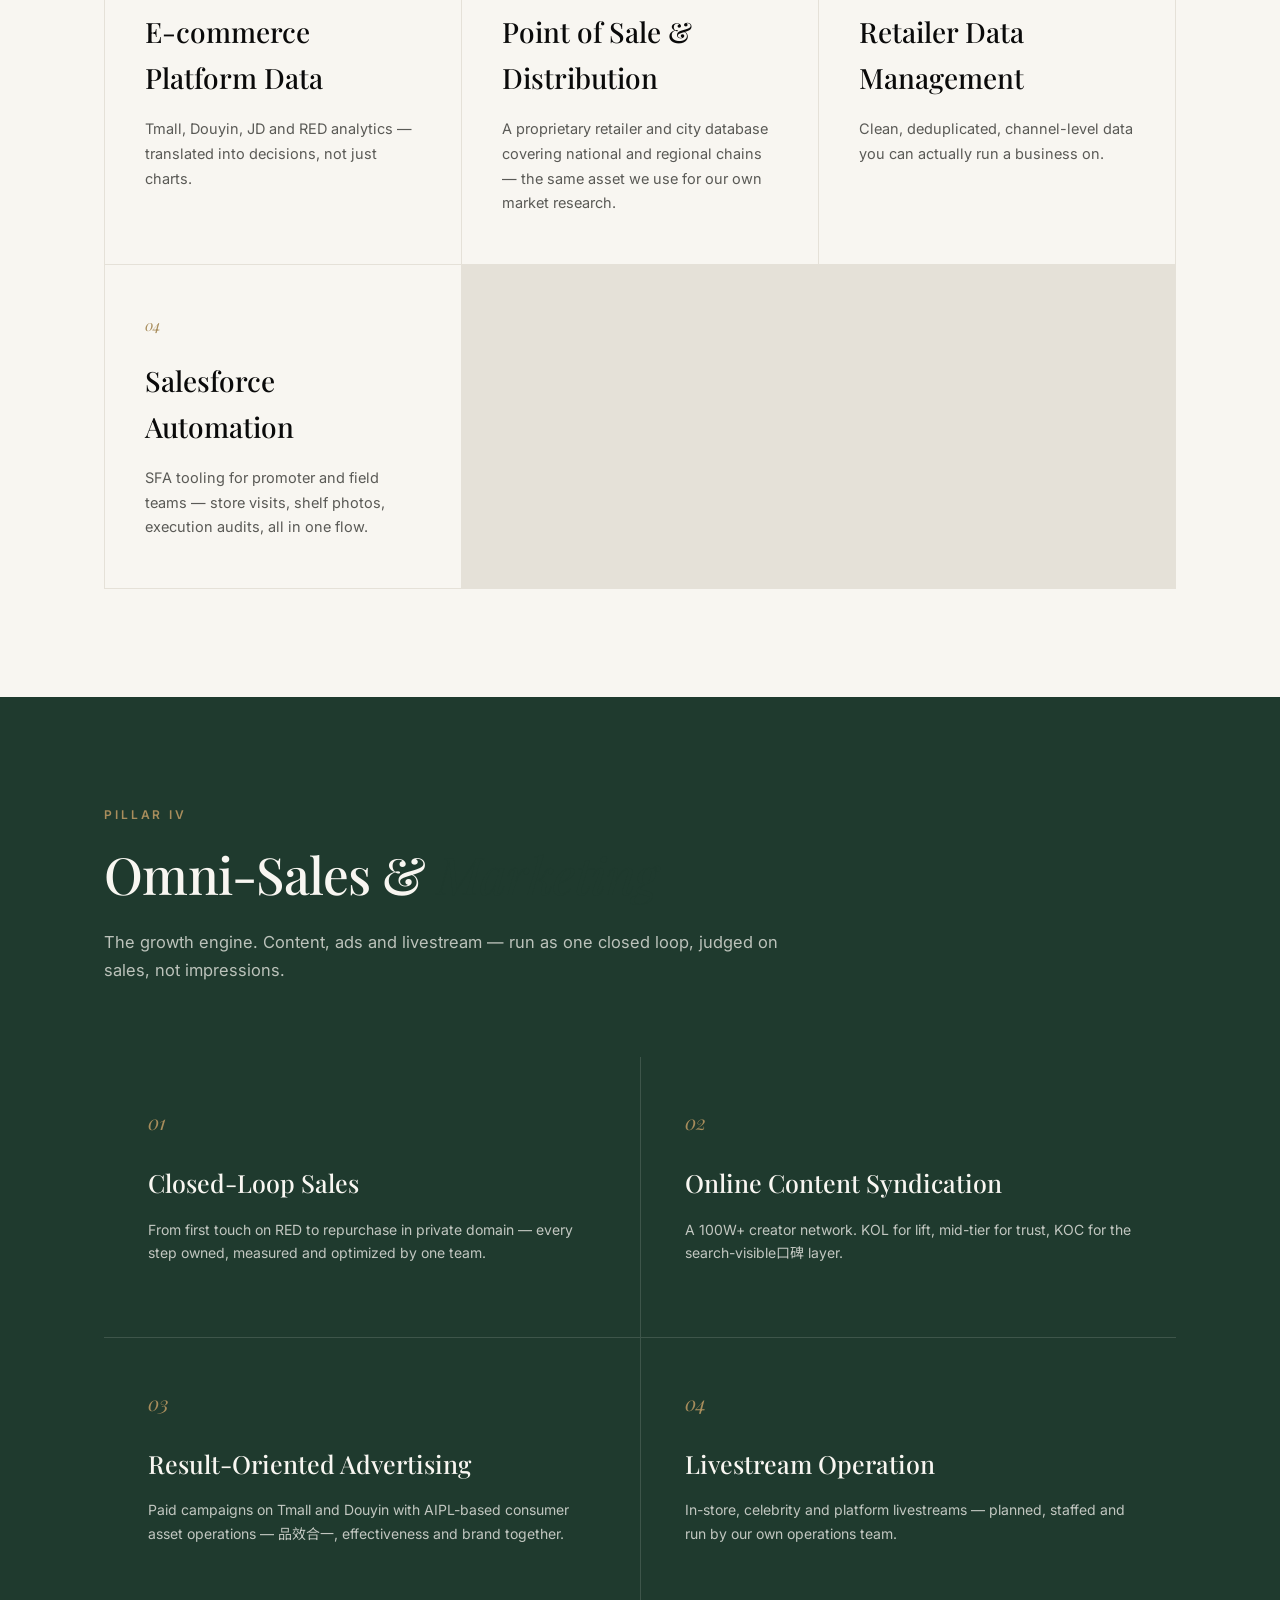
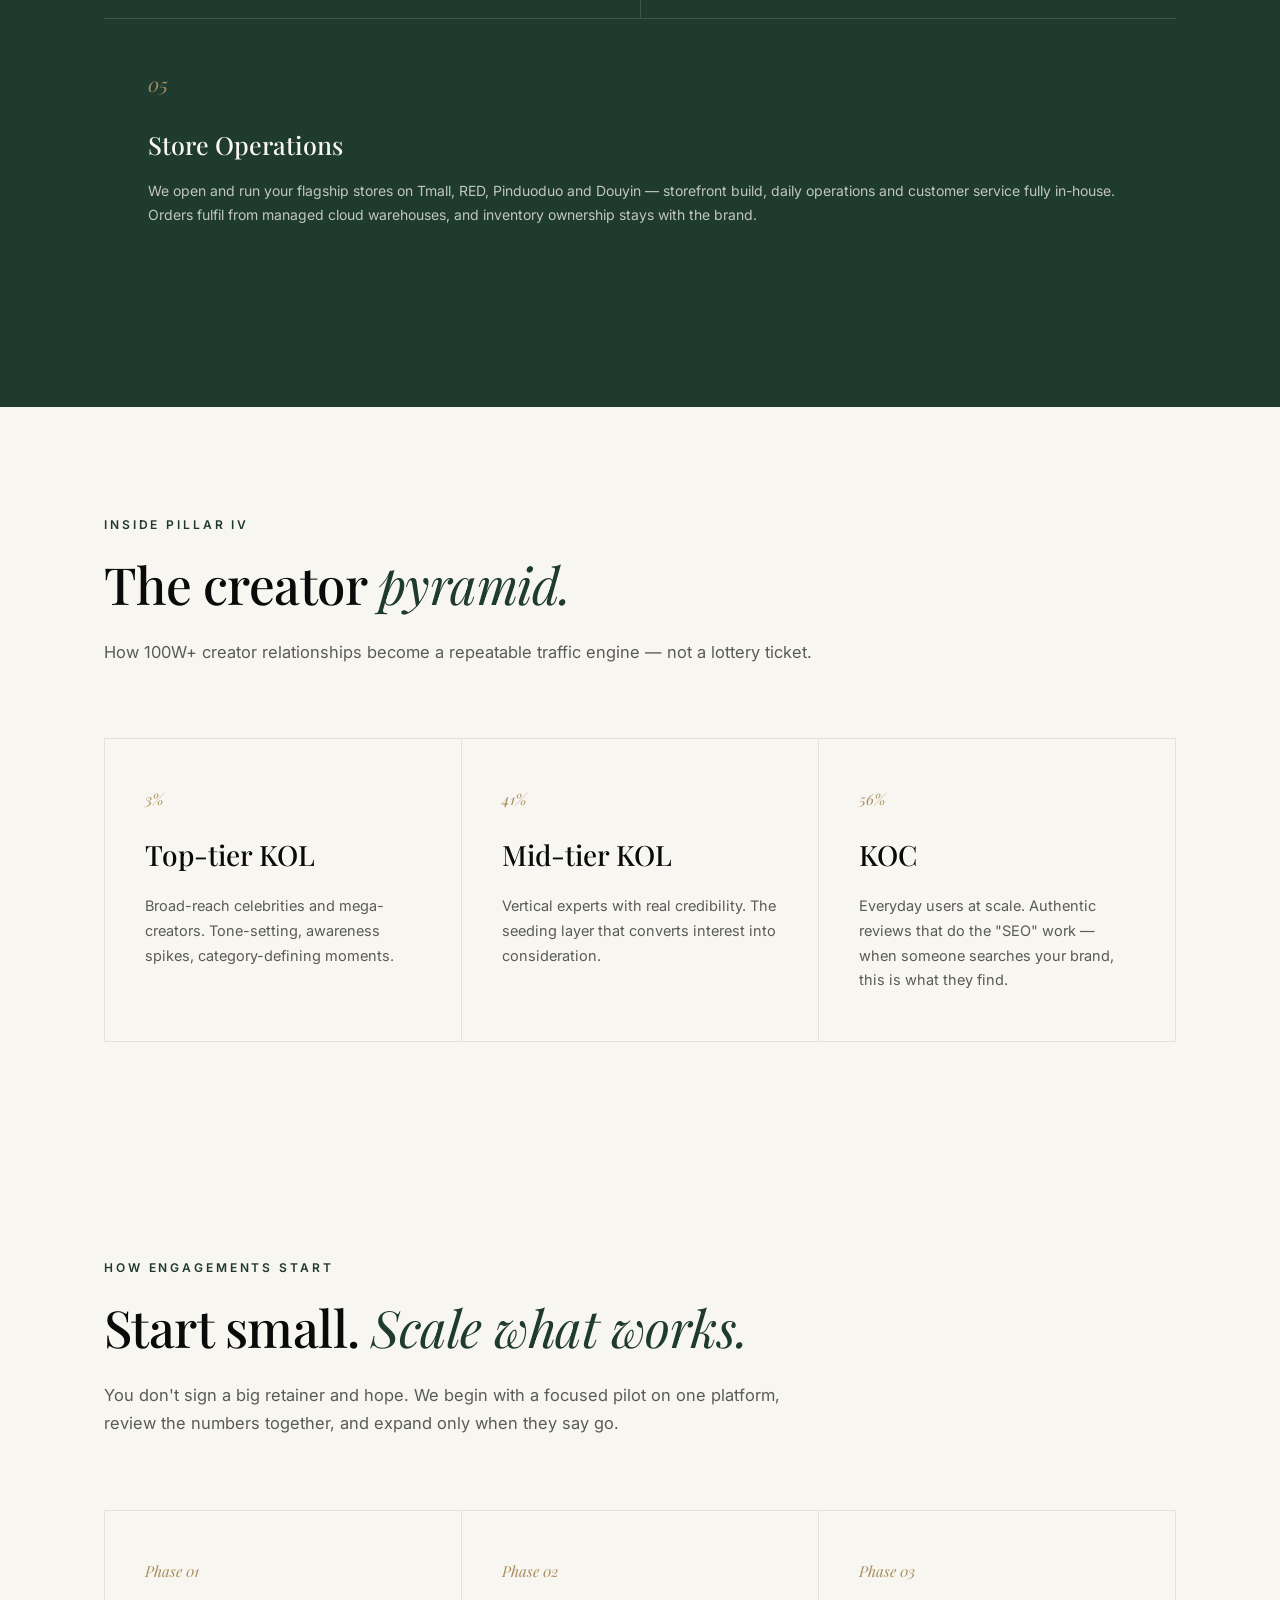
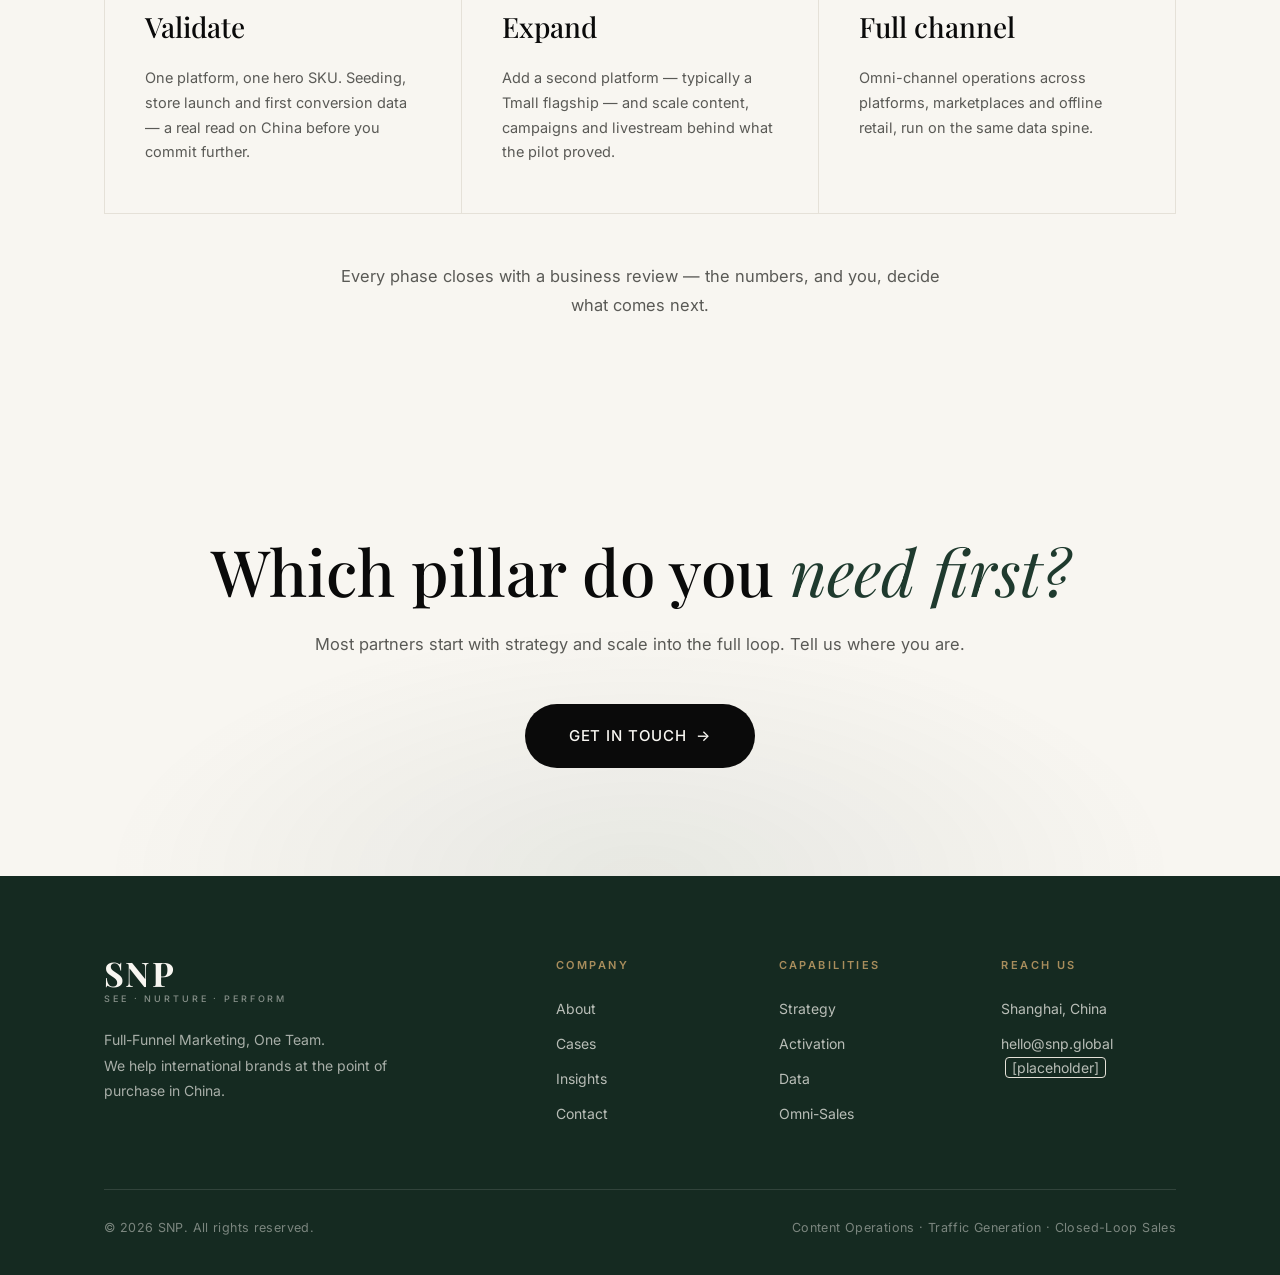
<file: services.html>
<!DOCTYPE html>
<html lang="en">
<head>
  <meta charset="UTF-8">
  <meta name="viewport" content="width=device-width, initial-scale=1.0">
  <title>Capabilities — SNP | Strategy, Activation, Data, Omni-Sales in China</title>
  <meta name="description" content="Four capability pillars: Marketing & Product Strategy, Activation & Experience, Data & Technology, Omni-Sales & Marketing — one team running the full commercial loop for international brands in China.">
  <link rel="icon" href="./assets/favicon.svg" type="image/svg+xml">
  <link rel="preconnect" href="https://fonts.googleapis.com">
  <link rel="preconnect" href="https://fonts.gstatic.com" crossorigin>
  <link href="https://fonts.googleapis.com/css2?family=Playfair+Display:ital,wght@0,400;0,500;0,600;0,700;1,400&family=Inter:wght@300;400;500;600;700&family=Noto+Sans+SC:wght@300;400;500;600&display=swap" rel="stylesheet">
  <link rel="stylesheet" href="./assets/css/styles.css">
</head>
<body>
  <header class="header" id="header">
    <div class="header-inner">
      <a href="./index.html" class="logo">
        <span class="logo-mark">SNP</span>
        <span class="logo-tagline">See · Nurture · Perform</span>
      </a>
      <nav class="nav">
        <a href="./services.html" class="nav-link">Capabilities</a>
        <a href="./cases.html" class="nav-link">Cases</a>
        <a href="./about.html" class="nav-link">About</a>
        <a href="./insights.html" class="nav-link">Insights</a>
        <a href="./contact.html" class="nav-link nav-cta">Get in touch <span class="arrow">→</span></a>
      </nav>
      <button class="nav-toggle" aria-label="Toggle menu" id="navToggle"><span></span><span></span></button>
    </div>
  </header>

  <section class="page-hero">
    <div class="container">
      <div class="eyebrow">Capabilities</div>
      <h1 class="section-title">Four pillars.<br><span class="serif-italic">One commercial loop.</span></h1>
      <p class="section-lede">
        Strategy without execution is a slide deck. Execution without data is guesswork.
        SNP runs all four pillars in-house, so your China business moves as one system.
      </p>
    </div>
  </section>

  <!-- I. Strategy -->
  <section class="section" id="strategy">
    <div class="container">
      <div class="section-header">
        <div class="eyebrow">Pillar I</div>
        <h2 class="section-title">Marketing &amp; <span class="serif-italic">Product Strategy</span></h2>
        <p class="section-lede">The thinking layer. Before a single yuan goes into media, we make sure the product, the positioning and the channel plan are right for China.</p>
      </div>
      <div class="loop-grid">
        <div class="loop-card">
          <div class="loop-num">01</div>
          <h3 class="loop-title">Market Insight &amp; Consumer Research</h3>
          <p class="loop-body">Target-market insight built from our own retail database — not recycled syndicated reports. We tell you where your category is going, not where it was.</p>
        </div>
        <div class="loop-card">
          <div class="loop-num">02</div>
          <h3 class="loop-title">Brand &amp; Product Positioning</h3>
          <p class="loop-body">Positioning that survives contact with Chinese retail. Which SKU leads, which price ladder, which claim travels from RED to shelf.</p>
        </div>
        <div class="loop-card">
          <div class="loop-num">03</div>
          <h3 class="loop-title">Route to Market</h3>
          <p class="loop-body">Tmall flagship, Douyin store, RED shop, offline retail, distribution — we design the channel mix around your margin structure, not around platform hype.</p>
        </div>
        <div class="loop-card">
          <div class="loop-num">04</div>
          <h3 class="loop-title">Marketing &amp; Communication</h3>
          <p class="loop-body">Annual communication plans that connect brand building with performance — one calendar, one narrative, measurable at every stage.</p>
        </div>
      </div>
    </div>
  </section>

  <!-- II. Activation -->
  <section class="section section-capabilities" id="activation">
    <div class="container">
      <div class="section-header">
        <div class="eyebrow">Pillar II</div>
        <h2 class="section-title">Activation &amp; <span class="serif-italic">Experience</span></h2>
        <p class="section-lede" style="color:rgba(248,246,241,.72)">The physical layer. Nationwide execution — 150+ cities, 1,000+ retail doors — putting your product in front of consumers, coast to coast.</p>
      </div>
      <div class="cap-grid">
        <div class="cap-card">
          <div class="cap-num">01</div>
          <h3 class="cap-title">Tradeshows &amp; Retailer Events</h3>
          <p class="cap-body">Industry and channel events — from CIIE-scale expos to category-specific retailer days.</p>
        </div>
        <div class="cap-card">
          <div class="cap-num">02</div>
          <h3 class="cap-title">Pop-up Stores</h3>
          <p class="cap-body">High-impact retail theater in tier-1 and tier-2 cities, built to generate content as well as sales.</p>
        </div>
        <div class="cap-card">
          <div class="cap-num">03</div>
          <h3 class="cap-title">Sampling &amp; Demonstration</h3>
          <p class="cap-body">Structured trial programs across modern trade, new retail and import channels.</p>
        </div>
        <div class="cap-card">
          <div class="cap-num">04</div>
          <h3 class="cap-title">Promoter Solutions &amp; Merchandising</h3>
          <p class="cap-body">Managed promoter teams and merchandising standards in every city we cover — hired, trained and audited by us.</p>
        </div>
      </div>
    </div>
  </section>

  <!-- III. Data -->
  <section class="section" id="data">
    <div class="container">
      <div class="section-header">
        <div class="eyebrow">Pillar III</div>
        <h2 class="section-title">Data &amp; <span class="serif-italic">Technology</span></h2>
        <p class="section-lede">The measurement layer. If it happened in the market, it shows up in your dashboard — distribution, shelf, sell-through, promoter performance.</p>
      </div>
      <div class="loop-grid">
        <div class="loop-card">
          <div class="loop-num">01</div>
          <h3 class="loop-title">E-commerce Platform Data</h3>
          <p class="loop-body">Tmall, Douyin, JD and RED analytics — translated into decisions, not just charts.</p>
        </div>
        <div class="loop-card">
          <div class="loop-num">02</div>
          <h3 class="loop-title">Point of Sale &amp; Distribution</h3>
          <p class="loop-body">A proprietary retailer and city database covering national and regional chains — the same asset we use for our own market research.</p>
        </div>
        <div class="loop-card">
          <div class="loop-num">03</div>
          <h3 class="loop-title">Retailer Data Management</h3>
          <p class="loop-body">Clean, deduplicated, channel-level data you can actually run a business on.</p>
        </div>
        <div class="loop-card">
          <div class="loop-num">04</div>
          <h3 class="loop-title">Salesforce Automation</h3>
          <p class="loop-body">SFA tooling for promoter and field teams — store visits, shelf photos, execution audits, all in one flow.</p>
        </div>
      </div>
    </div>
  </section>

  <!-- IV. Omni-Sales -->
  <section class="section section-capabilities" id="omni-sales">
    <div class="container">
      <div class="section-header">
        <div class="eyebrow">Pillar IV</div>
        <h2 class="section-title">Omni-Sales &amp; <span class="serif-italic">Marketing</span></h2>
        <p class="section-lede" style="color:rgba(248,246,241,.72)">The growth engine. Content, ads and livestream — run as one closed loop, judged on sales, not impressions.</p>
      </div>
      <div class="cap-grid">
        <div class="cap-card">
          <div class="cap-num">01</div>
          <h3 class="cap-title">Closed-Loop Sales</h3>
          <p class="cap-body">From first touch on RED to repurchase in private domain — every step owned, measured and optimized by one team.</p>
        </div>
        <div class="cap-card">
          <div class="cap-num">02</div>
          <h3 class="cap-title">Online Content Syndication</h3>
          <p class="cap-body">A 100W+ creator network. KOL for lift, mid-tier for trust, KOC for the search-visible口碑 layer.</p>
        </div>
        <div class="cap-card">
          <div class="cap-num">03</div>
          <h3 class="cap-title">Result-Oriented Advertising</h3>
          <p class="cap-body">Paid campaigns on Tmall and Douyin with AIPL-based consumer asset operations — 品效合一, effectiveness and brand together.</p>
        </div>
        <div class="cap-card">
          <div class="cap-num">04</div>
          <h3 class="cap-title">Livestream Operation</h3>
          <p class="cap-body">In-store, celebrity and platform livestreams — planned, staffed and run by our own operations team.</p>
        </div>
        <div class="cap-card" style="grid-column:1/-1">
          <div class="cap-num">05</div>
          <h3 class="cap-title">Store Operations</h3>
          <p class="cap-body">We open and run your flagship stores on Tmall, RED, Pinduoduo and Douyin — storefront build, daily operations and customer service fully in-house. Orders fulfil from managed cloud warehouses, and inventory ownership stays with the brand.</p>
        </div>
      </div>
    </div>
  </section>

  <!-- Creator pyramid -->
  <section class="section">
    <div class="container">
      <div class="section-header">
        <div class="eyebrow">Inside Pillar IV</div>
        <h2 class="section-title">The creator <span class="serif-italic">pyramid.</span></h2>
        <p class="section-lede">How 100W+ creator relationships become a repeatable traffic engine — not a lottery ticket.</p>
      </div>
      <div class="loop-grid">
        <div class="loop-card">
          <div class="loop-num">3%</div>
          <h3 class="loop-title">Top-tier KOL</h3>
          <p class="loop-body">Broad-reach celebrities and mega-creators. Tone-setting, awareness spikes, category-defining moments.</p>
        </div>
        <div class="loop-card">
          <div class="loop-num">41%</div>
          <h3 class="loop-title">Mid-tier KOL</h3>
          <p class="loop-body">Vertical experts with real credibility. The seeding layer that converts interest into consideration.</p>
        </div>
        <div class="loop-card">
          <div class="loop-num">56%</div>
          <h3 class="loop-title">KOC</h3>
          <p class="loop-body">Everyday users at scale. Authentic reviews that do the "SEO" work — when someone searches your brand, this is what they find.</p>
        </div>
      </div>
    </div>
  </section>

  <!-- How we start -->
  <section class="section" id="how-we-start">
    <div class="container">
      <div class="section-header">
        <div class="eyebrow">How engagements start</div>
        <h2 class="section-title">Start small. <span class="serif-italic">Scale what works.</span></h2>
        <p class="section-lede">You don't sign a big retainer and hope. We begin with a focused pilot on one platform, review the numbers together, and expand only when they say go.</p>
      </div>
      <div class="loop-grid">
        <div class="loop-card">
          <div class="loop-num">Phase 01</div>
          <h3 class="loop-title">Validate</h3>
          <p class="loop-body">One platform, one hero SKU. Seeding, store launch and first conversion data — a real read on China before you commit further.</p>
        </div>
        <div class="loop-card">
          <div class="loop-num">Phase 02</div>
          <h3 class="loop-title">Expand</h3>
          <p class="loop-body">Add a second platform — typically a Tmall flagship — and scale content, campaigns and livestream behind what the pilot proved.</p>
        </div>
        <div class="loop-card">
          <div class="loop-num">Phase 03</div>
          <h3 class="loop-title">Full channel</h3>
          <p class="loop-body">Omni-channel operations across platforms, marketplaces and offline retail, run on the same data spine.</p>
        </div>
      </div>
      <p class="section-lede" style="margin:48px auto 0;max-width:620px;text-align:center">Every phase closes with a business review — the numbers, and you, decide what comes next.</p>
    </div>
  </section>

  <!-- CTA -->
  <section class="section section-cta">
    <div class="container">
      <h2 class="cta-title">Which pillar do you <span class="serif-italic">need first?</span></h2>
      <p class="cta-lede">Most partners start with strategy and scale into the full loop. Tell us where you are.</p>
      <a href="./contact.html" class="btn-primary btn-large">Get in touch <span class="arrow">→</span></a>
    </div>
  </section>

  <footer class="footer">
    <div class="container">
      <div class="footer-top">
        <div class="footer-brand">
          <div class="logo logo-footer">
            <span class="logo-mark">SNP</span>
            <span class="logo-tagline">See · Nurture · Perform</span>
          </div>
          <p class="footer-tagline">Full-Funnel Marketing, One Team.<br>We help international brands at the point of purchase in China.</p>
        </div>
        <div class="footer-cols">
          <div class="footer-col">
            <h4>Company</h4>
            <a href="./about.html">About</a>
            <a href="./cases.html">Cases</a>
            <a href="./insights.html">Insights</a>
            <a href="./contact.html">Contact</a>
          </div>
          <div class="footer-col">
            <h4>Capabilities</h4>
            <a href="./services.html#strategy">Strategy</a>
            <a href="./services.html#activation">Activation</a>
            <a href="./services.html#data">Data</a>
            <a href="./services.html#omni-sales">Omni-Sales</a>
          </div>
          <div class="footer-col">
            <h4>Reach us</h4>
            <span>Shanghai, China</span>
            <span>hello@snp.global <span class="placeholder-tag">[placeholder]</span></span>
          </div>
        </div>
      </div>
      <div class="footer-bottom">
        <span>© 2026 SNP. All rights reserved.</span>
        <span class="footer-tag">Content Operations · Traffic Generation · Closed-Loop Sales</span>
      </div>
    </div>
  </footer>

  <script src="./assets/js/main.js"></script>
</body>
</html>
</file>
<file: assets/css/styles.css>
/* ============================================================
   SNP — Design System
   Direction: International Quiet Luxury
   Palette: Ivory #F8F6F1 / Ink #0A0A0A / Forest #1F3A2E / Mist #E5E1D8
   Type: Playfair Display (display serif) / Inter (body sans)
   ============================================================ */

:root {
  --ivory: #F8F6F1;
  --ivory-deep: #F2EFE7;
  --ink: #0A0A0A;
  --ink-soft: #2A2A28;
  --forest: #1F3A2E;
  --forest-deep: #152A21;
  --mist: #E5E1D8;
  --mist-light: #EDEAE1;
  --gold: #A88D5C;
  --gray-600: #5A5A56;
  --gray-400: #9C9A94;
  --font-display: 'Playfair Display', Georgia, serif;
  --font-body: 'Inter', 'Noto Sans SC', -apple-system, BlinkMacSystemFont, sans-serif;
  --ease-out: cubic-bezier(0.16, 1, 0.3, 1);
  --ease-both: cubic-bezier(0.65, 0, 0.35, 1);
  --container: 1200px;
  --gutter: clamp(24px, 5vw, 80px);
}

* { box-sizing: border-box; margin: 0; padding: 0; }

html {
  scroll-behavior: smooth;
  -webkit-font-smoothing: antialiased;
  -moz-osx-font-smoothing: grayscale;
}

/* Offset anchor jumps so the fixed header doesn't cover section titles */
[id] { scroll-margin-top: 96px; }

/* ============ Skip link (a11y) ============ */

.skip-link {
  position: absolute;
  left: -9999px;
  top: 0;
  background: var(--ink);
  color: var(--ivory);
  padding: 10px 16px;
  z-index: 200;
  font-size: 12px;
  font-weight: 600;
  letter-spacing: .12em;
  text-transform: uppercase;
  border-radius: 0 0 4px 0;
}
.skip-link:focus { left: 0; }

body {
  font-family: var(--font-body);
  font-weight: 400;
  font-size: 16px;
  line-height: 1.65;
  color: var(--ink);
  background: var(--ivory);
}

::selection {
  background: var(--forest);
  color: var(--ivory);
}

a { color: inherit; text-decoration: none; }
img { max-width: 100%; display: block; }

.container {
  max-width: var(--container);
  margin: 0 auto;
  padding: 0 var(--gutter);
}

/* ============ Header ============ */

.header {
  position: fixed;
  top: 0;
  left: 0;
  right: 0;
  z-index: 100;
  padding: 22px 0;
  transition: background .5s var(--ease-out), padding .5s var(--ease-out), box-shadow .5s var(--ease-out);
}

.header.scrolled {
  background: rgba(248, 246, 241, .92);
  backdrop-filter: blur(12px);
  -webkit-backdrop-filter: blur(12px);
  padding: 14px 0;
  box-shadow: 0 1px 0 rgba(10,10,10,.08);
}

.header-inner {
  max-width: var(--container);
  margin: 0 auto;
  padding: 0 var(--gutter);
  display: flex;
  justify-content: space-between;
  align-items: center;
}

.logo {
  display: flex;
  flex-direction: column;
  line-height: 1;
  gap: 4px;
}

.logo-mark {
  font-family: var(--font-display);
  font-weight: 700;
  font-size: 26px;
  letter-spacing: .04em;
  color: var(--ink);
}

.logo-tagline {
  font-size: 9px;
  letter-spacing: .32em;
  text-transform: uppercase;
  color: var(--gray-600);
  font-weight: 500;
}

.nav {
  display: flex;
  align-items: center;
  gap: 36px;
}

.nav-link {
  font-size: 13px;
  font-weight: 500;
  letter-spacing: .08em;
  text-transform: uppercase;
  color: var(--ink-soft);
  position: relative;
  transition: color .3s var(--ease-out);
}

.nav-link::after {
  content: '';
  position: absolute;
  left: 0;
  bottom: -4px;
  height: 1px;
  width: 0;
  background: var(--forest);
  transition: width .35s var(--ease-out);
}

.nav-link:hover { color: var(--forest); }
.nav-link:hover::after { width: 100%; }
.nav-link[aria-current="page"] { color: var(--forest); }
.nav-link[aria-current="page"]::after { width: 100%; }

.nav-cta {
  color: var(--ivory);
  background: var(--ink);
  padding: 10px 20px;
  border-radius: 999px;
  transition: background .3s var(--ease-out), transform .3s var(--ease-out);
}

.nav-cta::after { display: none; }
.nav-cta:hover { background: var(--forest); transform: translateY(-1px); }
.nav-cta .arrow { transition: transform .3s var(--ease-out); }
.nav-cta:hover .arrow { transform: translateX(3px); }

.nav-toggle {
  display: none;
  background: none;
  border: none;
  cursor: pointer;
  width: 32px;
  height: 32px;
  position: relative;
  z-index: 110;
}

.nav-toggle span {
  display: block;
  height: 2px;
  background: var(--ink);
  margin: 6px 0;
  transition: transform .4s var(--ease-out), opacity .3s;
}

/* ============ Hero ============ */

.hero {
  min-height: 100vh;
  min-height: 100dvh;
  display: flex;
  align-items: center;
  position: relative;
  padding: 140px 0 100px;
  background:
    radial-gradient(ellipse 80% 60% at 85% 20%, rgba(31,58,46,.06) 0%, transparent 60%),
    radial-gradient(ellipse 50% 40% at 10% 90%, rgba(168,141,92,.05) 0%, transparent 60%),
    var(--ivory);
  overflow: hidden;
}

.hero-grid {
  max-width: var(--container);
  margin: 0 auto;
  padding: 0 var(--gutter);
  display: grid;
  grid-template-columns: 1.5fr 1fr;
  gap: 80px;
  align-items: center;
  width: 100%;
}

.hero-eyebrow {
  display: inline-flex;
  align-items: center;
  gap: 10px;
  font-size: 12px;
  font-weight: 600;
  letter-spacing: .24em;
  text-transform: uppercase;
  color: var(--forest);
  margin-bottom: 32px;
}

.eyebrow-dot {
  width: 8px;
  height: 8px;
  border-radius: 50%;
  background: var(--forest);
  animation: pulse 2.4s ease-in-out infinite;
}

@keyframes pulse {
  0%, 100% { transform: scale(1); opacity: 1; }
  50% { transform: scale(1.4); opacity: .5; }
}

.hero-title {
  font-family: var(--font-display);
  font-weight: 500;
  font-size: clamp(44px, 6vw, 84px);
  line-height: 1.08;
  letter-spacing: -0.015em;
  color: var(--ink);
  margin-bottom: 32px;
}

.serif-italic {
  font-style: italic;
  font-weight: 400;
  color: var(--forest);
}

.hero-subtitle {
  font-size: 17px;
  line-height: 1.75;
  color: var(--gray-600);
  max-width: 480px;
  margin-bottom: 44px;
}

.hero-cta {
  display: flex;
  align-items: center;
  gap: 20px;
  flex-wrap: wrap;
}

.btn-primary {
  display: inline-flex;
  align-items: center;
  gap: 10px;
  background: var(--ink);
  color: var(--ivory);
  font-size: 14px;
  font-weight: 500;
  letter-spacing: .06em;
  text-transform: uppercase;
  padding: 16px 32px;
  border-radius: 999px;
  transition: background .35s var(--ease-out), transform .35s var(--ease-out), box-shadow .35s var(--ease-out);
}

.btn-primary:hover {
  background: var(--forest);
  transform: translateY(-2px);
  box-shadow: 0 12px 32px -8px rgba(31,58,46,.4);
}

.btn-primary .arrow { transition: transform .3s var(--ease-out); }
.btn-primary:hover .arrow { transform: translateX(4px); }

.btn-secondary {
  font-size: 14px;
  font-weight: 500;
  letter-spacing: .06em;
  text-transform: uppercase;
  color: var(--ink-soft);
  padding: 16px 0;
  border-bottom: 1px solid var(--gray-400);
  transition: color .3s, border-color .3s;
}

.btn-secondary:hover { color: var(--forest); border-color: var(--forest); }

.btn-large { padding: 20px 44px; font-size: 15px; }

/* Hero stats */
.hero-stats {
  display: flex;
  flex-direction: column;
  gap: 1px;
  background: var(--mist);
  border: 1px solid var(--mist);
}

.stat-card {
  background: var(--ivory);
  padding: 32px 28px;
  transition: background .4s var(--ease-out);
}

.stat-card:hover { background: #fff; }

.stat-number {
  font-family: var(--font-display);
  font-size: 46px;
  font-weight: 500;
  line-height: 1;
  color: var(--forest);
  margin-bottom: 8px;
}

.stat-number span {
  font-size: 24px;
  font-style: italic;
  color: var(--gold);
}

.stat-label {
  font-size: 12.5px;
  line-height: 1.55;
  color: var(--gray-600);
  letter-spacing: .02em;
}

.hero-scroll {
  position: absolute;
  bottom: 40px;
  left: 50%;
  transform: translateX(-50%);
  display: flex;
  flex-direction: column;
  align-items: center;
  gap: 12px;
  font-size: 10px;
  letter-spacing: .3em;
  text-transform: uppercase;
  color: var(--gray-400);
}

.scroll-line {
  width: 1px;
  height: 48px;
  background: linear-gradient(to bottom, var(--gray-400), transparent);
  animation: scrollHint 2.2s var(--ease-both) infinite;
  transform-origin: top;
}

@keyframes scrollHint {
  0% { transform: scaleY(0); opacity: 0; }
  40% { transform: scaleY(1); opacity: 1; }
  100% { transform: scaleY(1); opacity: 0; }
}

/* ============ Marquee ============ */

.marquee {
  border-top: 1px solid var(--mist);
  border-bottom: 1px solid var(--mist);
  background: var(--ivory-deep);
  overflow: hidden;
  padding: 22px 0;
}

.marquee-track {
  display: flex;
  align-items: center;
  gap: 40px;
  white-space: nowrap;
  animation: marquee 42s linear infinite;
  width: max-content;
}

.marquee-track span {
  font-family: var(--font-display);
  font-style: italic;
  font-size: 17px;
  color: var(--gray-600);
  letter-spacing: .02em;
}

.marquee-track .dot { color: var(--gold); font-style: normal; }

@keyframes marquee {
  from { transform: translateX(0); }
  to { transform: translateX(-50%); }
}

/* ============ Sections ============ */

.section {
  padding: clamp(90px, 12vh, 150px) 0;
}

.section-header {
  max-width: 720px;
  margin-bottom: 72px;
}

.eyebrow {
  font-size: 12px;
  font-weight: 600;
  letter-spacing: .24em;
  text-transform: uppercase;
  color: var(--forest);
  margin-bottom: 20px;
}

.section-title {
  font-family: var(--font-display);
  font-weight: 500;
  font-size: clamp(32px, 4vw, 52px);
  line-height: 1.15;
  letter-spacing: -0.01em;
  color: var(--ink);
  margin-bottom: 24px;
}

.section-title-small {
  font-family: var(--font-display);
  font-weight: 500;
  font-size: clamp(28px, 3.4vw, 42px);
  line-height: 1.2;
  letter-spacing: -0.01em;
}

.section-lede {
  font-size: 16.5px;
  line-height: 1.75;
  color: var(--gray-600);
}

.section-footer {
  margin-top: 56px;
  display: flex;
  justify-content: flex-start;
}

.link-arrow {
  font-size: 14px;
  font-weight: 500;
  letter-spacing: .06em;
  text-transform: uppercase;
  color: var(--forest);
  display: inline-flex;
  align-items: center;
  gap: 8px;
  padding-bottom: 4px;
  border-bottom: 1px solid transparent;
  transition: border-color .3s;
}

.link-arrow:hover { border-color: var(--forest); }
.link-arrow .arrow { transition: transform .3s var(--ease-out); }
.link-arrow:hover .arrow { transform: translateX(4px); }

/* ============ Loop (3 cards) ============ */

.section-loop { background: var(--ivory); }

.loop-grid {
  display: grid;
  grid-template-columns: repeat(3, 1fr);
  gap: 1px;
  background: var(--mist);
  border: 1px solid var(--mist);
}

/* 4-up stat row (used on Cases). Desktop 4 cols → tablet 2 → mobile 1 */
.stats-grid {
  display: grid;
  grid-template-columns: repeat(4, 1fr);
  gap: 1px;
  background: var(--mist);
  border: 1px solid var(--mist);
}

.loop-card {
  background: var(--ivory);
  padding: 48px 40px;
  position: relative;
  transition: background .4s var(--ease-out);
}

.loop-card:hover { background: #fff; }

.loop-num {
  font-family: var(--font-display);
  font-style: italic;
  font-size: 15px;
  color: var(--gold);
  margin-bottom: 20px;
}

.loop-title {
  font-family: var(--font-display);
  font-weight: 500;
  font-size: 28px;
  margin-bottom: 16px;
  color: var(--ink);
}

.loop-body {
  font-size: 14.5px;
  line-height: 1.7;
  color: var(--gray-600);
}

/* ============ Capabilities ============ */

.section-capabilities {
  background: var(--forest);
  color: var(--ivory);
}

.section-capabilities .eyebrow { color: var(--gold); }
.section-capabilities .section-title { color: var(--ivory); }
.section-capabilities .section-lede { color: rgba(248,246,241,.72); }

.cap-grid {
  display: grid;
  grid-template-columns: repeat(2, 1fr);
  gap: 1px;
  background: rgba(248,246,241,.14);
}

.cap-card {
  background: var(--forest);
  padding: 48px 44px;
  transition: background .4s var(--ease-out);
  position: relative;
}

.cap-card:hover { background: var(--forest-deep); }

.cap-num {
  font-family: var(--font-display);
  font-style: italic;
  font-size: 20px;
  color: var(--gold);
  margin-bottom: 24px;
}

.cap-title {
  font-family: var(--font-display);
  font-weight: 500;
  font-size: 25px;
  margin-bottom: 14px;
  color: var(--ivory);
}

.cap-body {
  font-size: 14px;
  line-height: 1.7;
  color: rgba(248,246,241,.75);
  margin-bottom: 24px;
}

.cap-list {
  list-style: none;
}

.cap-list li {
  font-size: 13.5px;
  padding: 10px 0;
  border-top: 1px solid rgba(248,246,241,.12);
  color: rgba(248,246,241,.85);
  display: flex;
  align-items: center;
  gap: 12px;
}

.cap-list li::before {
  content: '—';
  color: var(--gold);
  font-size: 12px;
}

/* ============ Cases ============ */

.section-cases { background: var(--ivory-deep); }

.case-grid {
  display: grid;
  grid-template-columns: repeat(3, 1fr);
  gap: 28px;
}

/* 2-up variant (4-card insights row, 2-card case demos) */
.case-grid.grid-2x2 { grid-template-columns: repeat(2, 1fr); }

.case-card {
  background: var(--ivory);
  border: 1px solid var(--mist);
  padding: 40px 36px;
  display: flex;
  flex-direction: column;
  position: relative;
  transition: transform .45s var(--ease-out), box-shadow .45s var(--ease-out), border-color .45s;
}

.case-card:hover {
  transform: translateY(-6px);
  box-shadow: 0 24px 48px -16px rgba(10,10,10,.14);
  border-color: var(--forest);
}

.case-meta {
  display: flex;
  justify-content: space-between;
  align-items: center;
  margin-bottom: 28px;
}

.case-tag {
  font-size: 10.5px;
  font-weight: 600;
  letter-spacing: .18em;
  text-transform: uppercase;
  color: var(--forest);
  background: rgba(31,58,46,.08);
  padding: 6px 12px;
  border-radius: 999px;
}

.case-year {
  font-size: 12px;
  color: var(--gray-400);
  letter-spacing: .04em;
}

.case-title {
  font-family: var(--font-display);
  font-weight: 500;
  font-size: 24px;
  line-height: 1.25;
  margin-bottom: 14px;
  color: var(--ink);
}

.case-body {
  font-size: 14px;
  line-height: 1.7;
  color: var(--gray-600);
  margin-bottom: 28px;
  flex: 1;
}

.case-stat {
  display: flex;
  align-items: baseline;
  gap: 10px;
  padding-top: 20px;
  border-top: 1px solid var(--mist);
}

.case-stat-num {
  font-family: var(--font-display);
  font-size: 26px;
  font-weight: 500;
  color: var(--forest);
}

.case-stat-label {
  font-size: 12px;
  color: var(--gray-400);
  letter-spacing: .04em;
}

.case-arrow {
  position: absolute;
  top: 32px;
  right: 32px;
  font-size: 18px;
  color: var(--gray-400);
  opacity: 0;
  transform: translateX(-6px);
  transition: opacity .35s var(--ease-out), transform .35s var(--ease-out), color .35s;
}

.case-card:hover .case-arrow {
  opacity: 1;
  transform: translateX(0);
  color: var(--forest);
}

/* ============ Trust / Logo wall ============ */

.section-trust { background: var(--ivory); }

.logo-wall {
  display: grid;
  grid-template-columns: repeat(4, 1fr);
  gap: 1px;
  background: var(--mist);
  border: 1px solid var(--mist);
  margin-bottom: 40px;
}

.logo-placeholder {
  background: var(--ivory);
  height: 110px;
  display: flex;
  align-items: center;
  justify-content: center;
  font-size: 13px;
  letter-spacing: .14em;
  text-transform: uppercase;
  color: var(--gray-400);
  transition: color .3s, background .3s;
}

.logo-placeholder:hover { color: var(--gray-600); background: #fff; }

.trust-note {
  font-size: 14px;
  line-height: 1.8;
  color: var(--gray-600);
  max-width: 680px;
}

.trust-note-italic {
  font-family: var(--font-display);
  font-style: italic;
  color: var(--forest);
  margin-left: 6px;
}

/* ============ Quote ============ */

.section-quote {
  background: var(--ink);
  padding: clamp(80px, 10vh, 130px) 0;
}

.quote {
  max-width: 880px;
  margin: 0 auto;
  text-align: center;
}

.quote p {
  font-family: var(--font-display);
  font-weight: 400;
  font-size: clamp(24px, 3.2vw, 38px);
  line-height: 1.4;
  color: var(--ivory);
  font-style: italic;
}

.quote-mark {
  color: var(--gold);
  font-size: 1.2em;
}

.quote-attribution {
  margin-top: 36px;
  display: flex;
  flex-direction: column;
  gap: 6px;
  align-items: center;
}

.quote-author {
  font-size: 14px;
  font-weight: 500;
  letter-spacing: .04em;
  color: var(--ivory);
}

.quote-role {
  font-size: 12px;
  letter-spacing: .16em;
  text-transform: uppercase;
  color: rgba(248,246,241,.5);
}

/* ============ CTA ============ */

.section-cta {
  background:
    radial-gradient(ellipse 60% 80% at 50% 100%, rgba(31,58,46,.08) 0%, transparent 70%),
    var(--ivory);
  text-align: center;
}

.cta-title {
  font-family: var(--font-display);
  font-weight: 500;
  font-size: clamp(36px, 5vw, 64px);
  line-height: 1.1;
  margin-bottom: 24px;
  color: var(--ink);
}

.cta-lede {
  font-size: 16.5px;
  line-height: 1.8;
  color: var(--gray-600);
  margin-bottom: 44px;
}

.cta-meta {
  margin-top: 48px;
  display: flex;
  justify-content: center;
  align-items: center;
  gap: 14px;
  font-size: 13px;
  color: var(--gray-400);
  letter-spacing: .04em;
  flex-wrap: wrap;
}

.dot-sep { color: var(--gold); }

.placeholder-tag {
  font-size: 10px;
  color: var(--gray-400);
  border: 1px solid var(--mist);
  padding: 1px 6px;
  border-radius: 4px;
  margin-left: 4px;
  vertical-align: middle;
}

/* ============ Footer ============ */

.footer {
  background: var(--forest-deep);
  color: rgba(248,246,241,.8);
  padding: 80px 0 36px;
}

.footer-top {
  display: grid;
  grid-template-columns: 1.2fr 2fr;
  gap: 80px;
  margin-bottom: 64px;
}

.logo-footer .logo-mark { color: var(--ivory); font-size: 34px; }
.logo-footer .logo-tagline { color: rgba(248,246,241,.5); }

.footer-tagline {
  margin-top: 24px;
  font-size: 14px;
  line-height: 1.8;
  color: rgba(248,246,241,.65);
  max-width: 300px;
}

.footer-cols {
  display: grid;
  grid-template-columns: repeat(3, 1fr);
  gap: 48px;
}

.footer-col {
  display: flex;
  flex-direction: column;
  gap: 12px;
}

.footer-col h4 {
  font-size: 11px;
  font-weight: 600;
  letter-spacing: .22em;
  text-transform: uppercase;
  color: var(--gold);
  margin-bottom: 10px;
}

.footer-col a,
.footer-col span {
  font-size: 14px;
  color: rgba(248,246,241,.72);
  transition: color .3s;
}

.footer-col a:hover { color: var(--ivory); }

.footer-social { display: flex; gap: 20px; margin-top: 6px; }

.footer-bottom {
  border-top: 1px solid rgba(248,246,241,.12);
  padding-top: 28px;
  display: flex;
  justify-content: space-between;
  align-items: center;
  font-size: 12.5px;
  color: rgba(248,246,241,.45);
  letter-spacing: .03em;
  flex-wrap: wrap;
  gap: 12px;
}

/* ============ Contact form ============ */

.contact-form {
  display: flex;
  flex-direction: column;
  gap: 28px;
}

.form-row {
  display: grid;
  grid-template-columns: 1fr 1fr;
  gap: 24px;
}

.form-group {
  display: flex;
  flex-direction: column;
  gap: 8px;
}

.form-group label {
  font-size: 12px;
  font-weight: 600;
  letter-spacing: .12em;
  text-transform: uppercase;
  color: var(--gray-600);
}

.form-legend {
  font-size: 12px;
  font-weight: 600;
  letter-spacing: .12em;
  text-transform: uppercase;
  color: var(--gray-600);
  padding: 0;
  margin: 0 0 8px;
  border: 0;
}

fieldset.form-group { border: 0; padding: 0; margin: 0; }

.form-group input,
.form-group select,
.form-group textarea {
  font-family: var(--font-body);
  font-size: 15px;
  color: var(--ink);
  background: #fff;
  border: 1px solid var(--mist);
  border-radius: 0;
  padding: 14px 16px;
  outline: none;
  transition: border-color .3s var(--ease-out), box-shadow .3s var(--ease-out);
  -webkit-appearance: none;
  appearance: none;
}

.form-group select {
  background-image: url("data:image/svg+xml,%3Csvg xmlns='http://www.w3.org/2000/svg' width='12' height='8'%3E%3Cpath d='M1 1l5 5 5-5' stroke='%235A5A56' fill='none' stroke-width='1.5'/%3E%3C/svg%3E");
  background-repeat: no-repeat;
  background-position: right 16px center;
  padding-right: 40px;
}

.form-group input:focus,
.form-group select:focus,
.form-group textarea:focus {
  border-color: var(--forest);
  box-shadow: 0 0 0 3px rgba(31,58,46,.1);
}

.form-group input::placeholder,
.form-group textarea::placeholder {
  color: var(--gray-400);
}

.form-group textarea { resize: vertical; min-height: 120px; }

.radio-row {
  display: flex;
  gap: 12px;
  flex-wrap: wrap;
}

.radio-pill {
  display: inline-flex;
  align-items: center;
  gap: 8px;
  font-size: 13.5px;
  letter-spacing: 0;
  text-transform: none;
  font-weight: 400;
  color: var(--gray-600);
  border: 1px solid var(--mist);
  background: #fff;
  padding: 10px 18px;
  border-radius: 999px;
  cursor: pointer;
  transition: border-color .3s, color .3s, background .3s;
}

.radio-pill input { accent-color: var(--forest); margin: 0; }

.radio-pill:hover { border-color: var(--forest); color: var(--ink); }

.form-note {
  font-size: 12.5px;
  color: var(--gray-400);
  letter-spacing: .02em;
}

.contact-aside {
  display: flex;
  flex-direction: column;
}

.contact-line {
  font-size: 15px;
  line-height: 1.7;
  color: var(--ink-soft);
}

/* ============ Reveal animation ============ */

.reveal {
  opacity: 0;
  transform: translateY(28px);
  transition: opacity .9s var(--ease-out), transform .9s var(--ease-out);
}

.reveal.visible {
  opacity: 1;
  transform: translateY(0);
}

.reveal-delay-1 { transition-delay: .12s; }
.reveal-delay-2 { transition-delay: .24s; }
.reveal-delay-3 { transition-delay: .36s; }

/* ============ Page hero (subpages) ============ */

.page-hero {
  padding: 180px 0 90px;
  background:
    radial-gradient(ellipse 70% 60% at 80% 10%, rgba(31,58,46,.06) 0%, transparent 60%),
    var(--ivory);
}

.page-hero .section-title { margin-bottom: 20px; }

.page-hero .section-lede { max-width: 620px; }

/* ============ Responsive ============ */

@media (max-width: 1024px) {
  .hero-grid { grid-template-columns: 1fr; gap: 56px; }
  .hero-stats { flex-direction: row; }
  .stat-card { flex: 1; padding: 24px 20px; }
  .loop-grid { grid-template-columns: 1fr; }
  .stats-grid { grid-template-columns: repeat(2, 1fr); }
  .case-grid, .case-grid.grid-2x2 { grid-template-columns: 1fr; }
  .logo-wall { grid-template-columns: repeat(3, 1fr); }
  .footer-top { grid-template-columns: 1fr; gap: 48px; }
}

@media (max-width: 768px) {
  .nav {
    position: fixed;
    top: 0;
    right: -100%;
    width: 100%;
    height: 100vh;
    background: var(--ivory);
    flex-direction: column;
    justify-content: center;
    gap: 32px;
    transition: right .5s var(--ease-out);
  }

  .nav.open { right: 0; }

  .nav-toggle { display: block; }
  .nav-toggle.active span:nth-child(1) { transform: translateY(4px) rotate(45deg); }
  .nav-toggle.active span:nth-child(2) { transform: translateY(-4px) rotate(-45deg); }

  .hero { padding: 120px 0 80px; }
  .hero-stats { flex-direction: column; }
  .hero-scroll { display: none; }
  .cap-grid { grid-template-columns: 1fr; }
  .logo-wall { grid-template-columns: repeat(2, 1fr); }
  .footer-cols { grid-template-columns: 1fr 1fr; }
  .section-header { margin-bottom: 48px; }
  .stats-grid { grid-template-columns: 1fr; }
}

@media (prefers-reduced-motion: reduce) {
  *, *::before, *::after {
    animation-duration: 0.01ms !important;
    transition-duration: 0.01ms !important;
  }
  .reveal { opacity: 1; transform: none; }
}
</file>
